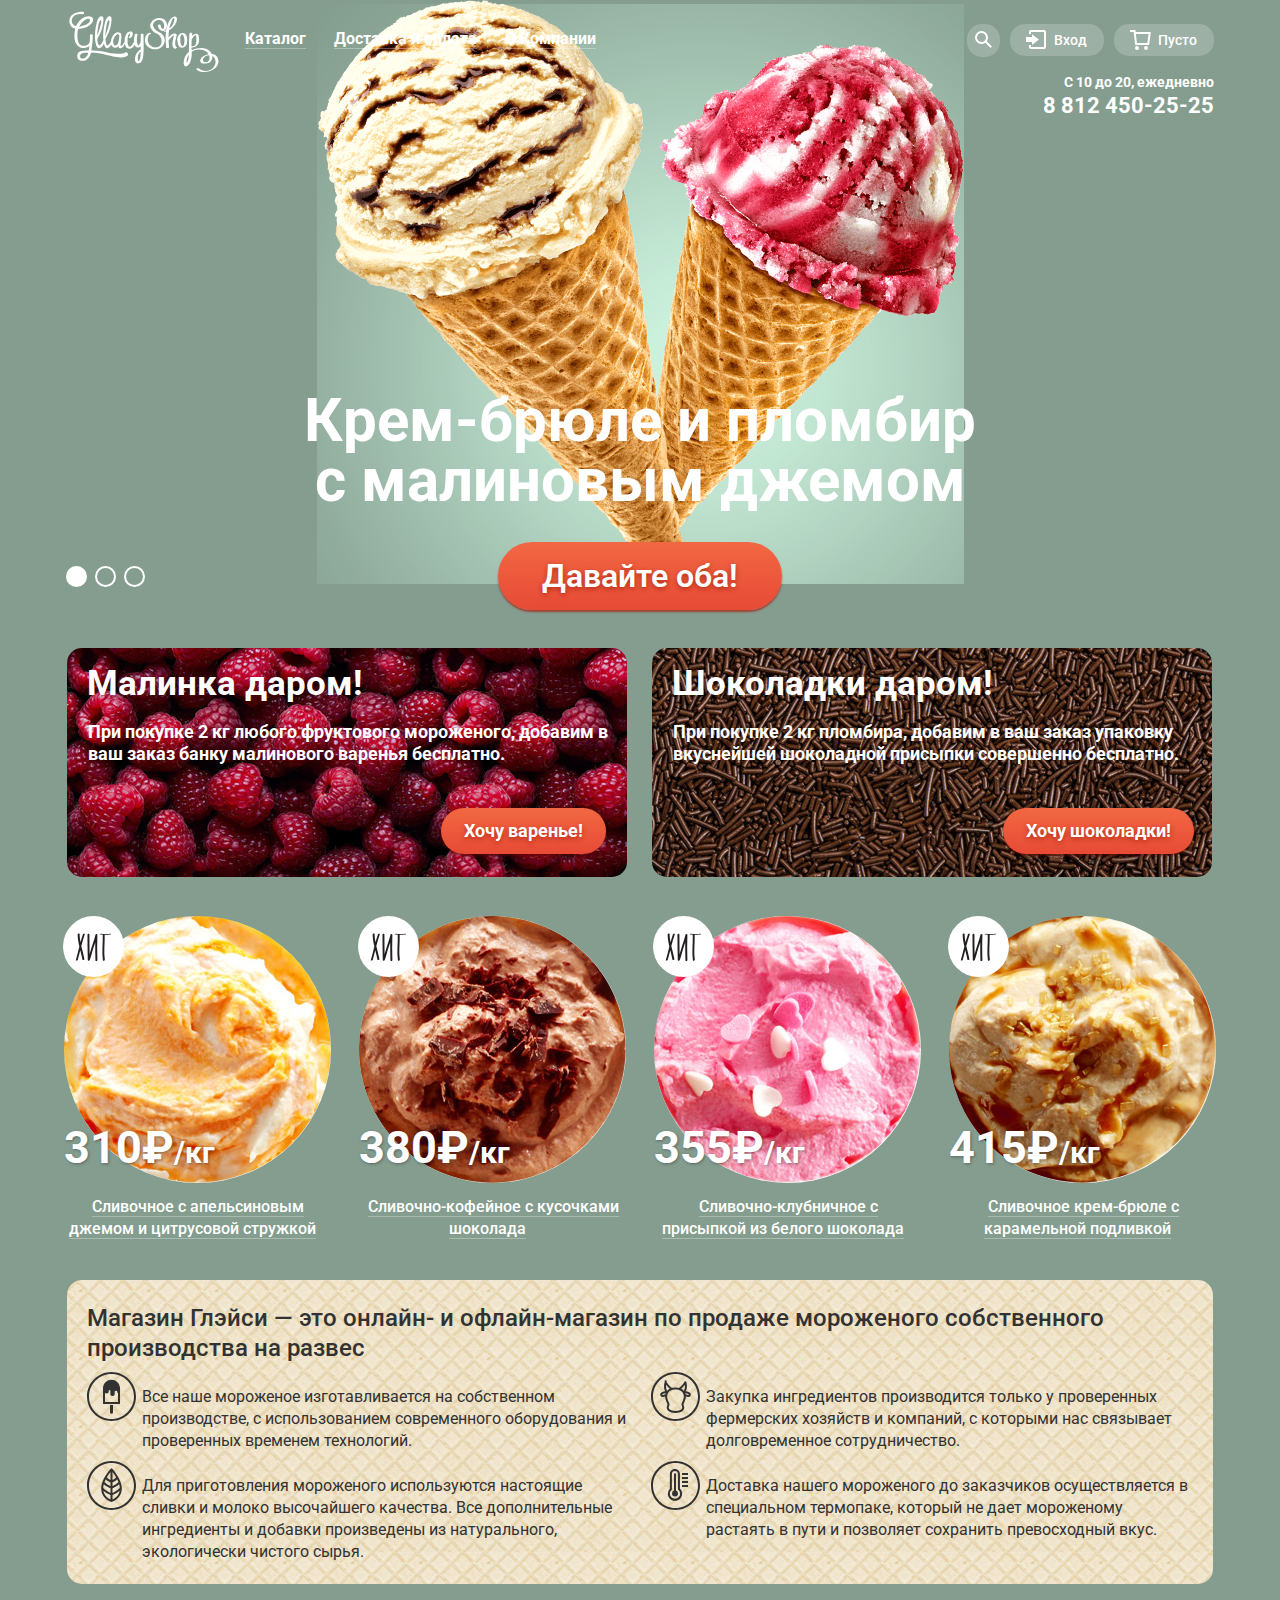
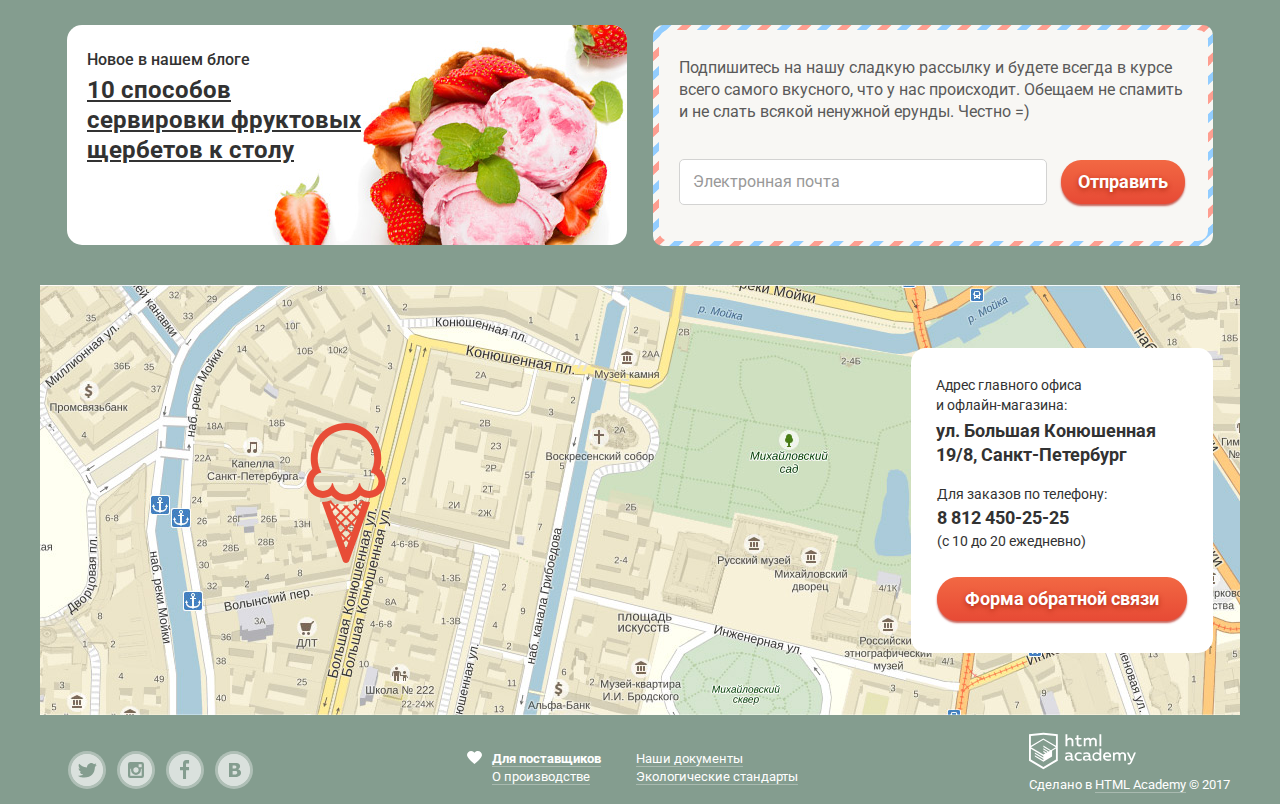
<file: index.html>
<!DOCTYPE html>
<html lang="ru">
<head>
    <meta charset="utf-8">
    <title>HTML Academy: Глейси</title>
    <link href="https://fonts.googleapis.com/css?family=Roboto:400,500,700&amp;subset=cyrillic" rel="stylesheet" type="text/css">
    <link href="css/normalize.css" rel="stylesheet">
    <link href="css/style.css" rel="stylesheet">
</head>
<body>
    <input class="visually-hidden" type="radio" id="product-1" name="toggle" checked>
    <input class="visually-hidden" type="radio" id="product-2" name="toggle">
    <input class="visually-hidden" type="radio" id="product-3" name="toggle">
    <div class="site-wrapper">
        <div class="container">
            <header class="main-header">
                <div class="main-header-wrap">
                    <nav class="main-navigation" aria-label="Главная навигация">
                        <a class="main-header-logo">
                            <img src="img/svg/logo.svg" width="154" height="62" alt="Логотип магазина «Глейси»">
                        </a>
                        <ul class="site-navigation">
                            <li class="nav-main-item">
                                <a class="nav-main-link" href="catalog.html">Каталог</a>
                                <ul class="navigation-popup" aria-label="Категории каталога подменю">
                                    <li class="popup-item first-item"><a class="new-item" href="#">Новинки</a></li>
                                    <li class="popup-item"><a href="catalog.html">Сливочное</a></li>
                                    <li class="popup-item"><a href="#">Щербеты</a></li>
                                    <li class="popup-item"><a href="#">Фруктовый лед</a></li>
                                    <li class="popup-item last-popup-item"><a href="#">Мелорин</a></li>
                                </ul>
                            </li>
                            <li class="nav-main-item"><a class="nav-main-link" href="#">Доставка и оплата</a></li>
                            <li class="nav-main-item"><a class="nav-main-link" href="#">О Компании</a></li>
                        </ul>
                        <ul class="nav-btn-list">
                            <li class="btn-item  base-btn search-item">
                                <button class="search-btn nav-btn"><span class="visually-hidden">Поиск</span>
                                    <svg class="symbol-svg" xmlns="http://www.w3.org/2000/svg" xmlns:xlink="http://www.w3.org/1999/xlink"
                                        width="17" height="17" viewBox="0 0 17 17">
                                        <path fill="#fff" d="M16.958 15.527L11.75 10.32A6.455 6.455 0 0 0 13 6.5 6.5 6.5 0 1 0 6.5 13a6.465 6.465 0 0 0 3.839-1.263l5.205 5.204 1.414-1.414zM6.5 11C4.019 11 2 8.981 2 6.5S4.019 2 6.5 2 11 4.019 11 6.5 8.981 11 6.5 11z" /></svg>
                                </button>
                                <div class="search-wrap">
                                    <form class="search-btn-popup" name="search-form" id="search" action="https://echo.htmlacademy.ru"
                                        method="get">
                                        <label for="what-search" class="visually-hidden">Что ищем?</label>
                                        <input class="search-input" type="search" name="input-searh" id="what-search" placeholder="Что ищем?"><button
                                            class="visually-hidden" type="submit">Найти</button>
                                    </form>
                                </div>
                            </li>
                            <li class="btn-item base-btn login-item">
                                <a class="nav-login-link nav-btn" href="#">Вход
                                    <svg class="symbol-svg login-svg" xmlns="http://www.w3.org/2000/svg" xmlns:xlink="http://www.w3.org/1999/xlink"
                                        width="21" height="19" viewBox="0 0 21 19">
                                        <g fill="#ffffff">
                                            <path d="M6 14.875L12.917 9.5 6 4.125v2.917H-.042v4.917H6z" />
                                            <path d="M18 0H5C3.9 0 3 .9 3 2v2h2V2h13v15H5v-2H3v2c0 1.1.9 2 2 2h13c1.1 0 2-.9 2-2V2c0-1.1-.9-2-2-2z" />
                                        </g>
                                    </svg>
                                </a>
                                <div class="login-btn-popup-wrap">
                                    <form class="login-btn-popup" name="login-form" id="login" action="https://echo.htmlacademy.ru"
                                        method="post">
                                        <label for="email" class="visually-hidden">Электронная почта</label>
                                        <input class="login-input" type="email" name="email" id="email" placeholder="Электронная почта" required>
                                        <label for="pass" class="visually-hidden">Пароль</label>
                                        <input class="login-input" type="password" name="password" id="pass" placeholder="Пароль" required>
                                        <button class="btn btn-login" type="submit">Войти</button>
                                        <div class="bottom-link-wrap">
                                            <a class="login-link" href="#"><span class="login-link-content">Забыли пароль?</span></a>
                                            <a class="login-link" href="#"><span class="login-link-content">Новая регистрация</span></a>
                                        </div>
                                    </form>
                                </div>
                            </li>
                            <li class="btn-item  base-btn basket-item basket-empty"><a class="basket-link empty-basket nav-btn" href="#">Пусто
                                    <svg class="symbol-svg" xmlns="http://www.w3.org/2000/svg" width="21" height="20" viewBox="0 0 21 20"><g fill="#FFF">
                                    <path d="M5.657 2.031L5.422 0H0v2h3.64l1.5 13h13.988l1.699-12.969H5.657zM17.372 13H6.922L5.888 4.031h12.66L17.372 13z"/>
                                    <circle cx="6.984" cy="18" r="2"/>
                                    <circle cx="15.984" cy="18" r="2"/></g></svg>
                                </a>
                            </li>
                        </ul>
                    </nav>
                </div>
                <div class="header-phone" aria-label="Время работы и телефон">
                    <p class="work-hour">С 10 до 20, ежедневно</p>
                    <p class="header-phone-number"><a href="tel:88124502525">8 812 450-25-25</a></p>
                </div>
            </header>
            <main>
                <div class="container">
                    <section class="slider-section">
                        <h1 class="visually-hidden">Магазин мороженого «Глейси»</h1>
                        <h2 class="visually-hidden">Предложение</h2>
                        <div class="slide-offer">
                            <ul class="slider-list">
                                <li class="slider-item slide" id="slide1">
                                    <h3 class="slide-title">
                                        Крем-брюле и пломбир с малиновым джемом
                                    </h3>
                                    <a class="btn btn-slider" href="#">Давайте оба!</a>
                                </li>
                                <li class="slider-item slide" id="slide2">
                                    <h3 class="slide-title">
                                        Шоколадный пломбир и лимонный сорбет
                                    </h3>
                                    <a class="btn btn-slider" href="#">Давайте оба!</a>
                                </li>
                                <li class="slider-item slide" id="slide3">
                                    <h3 class="slide-title">
                                        Пломбир с помадкой и клубничный щербет
                                    </h3>
                                    <a class="btn btn-slider" href="#">Давайте оба!</a>
                                </li>
                            </ul>
                            <div class="slider-controls" aria-label="Кнопки перекличения слайдеров">
                                <label for="product-1">Первый слайд</label>
                                <label for="product-2">Второй слайд</label>
                                <label for="product-3">Третий слайд</label>
                            </div>
                        </div>
                    </section>
                    <section class="promo">
                        <h2 class="visually-hidden">Акции</h2>
                        <div class="raspberry-offer">
                            <h3 class="title-offer">Малинка даром!</h3>
                            <p>При покупке 2 кг любого фруктового мороженого, добавим в ваш заказ банку малинового
                                варенья бесплатно.</p>
                            <a href="#" class="btn btn-offer-raspberry">Хочу варенье!</a>
                        </div>
                        <div class="chocolate-offer">
                            <h3 class="title-offer">Шоколадки даром!</h3>
                            <p>При покупке 2 кг пломбира, добавим в ваш заказ упаковку вкуснейшей шоколадной присыпки
                                совершенно бесплатно.</p>
                            <a href="#" class="btn btn-offer-chocolate">Хочу шоколадки!</a>
                        </div>
                    </section>
                    <section class="best-sellers">
                        <h2 class="visually-hidden">Хиты продаж</h2>
                        <ul class="best-sellers-list">
                            <li class="catalog-item best-item">
                                <img src="img/goods/ice-cream-1.jpg" width="267" height="267" alt="Мороженое сливочное с апельсиновым джемом и цитрусовой стружкой фото">
                                <p class="catalog-item-price best-item-price">310₽<span class="weight">/кг</span></p>
                                <h3 class="catalog-item-title"><a href="#">Сливочное с апельсиновым джемом и цитрусовой
                                        стружкой</a></h3>
                                <a href="#" class="btn item-btn">Быстрый просмотр</a>
                            </li>
                            <li class="catalog-item best-item">
                                <img src="img/goods/ice-cream-2.jpg" width="267" height="267" alt="Мороженое сливочно-кофейное с кусочками шоколада фото">
                                <p class="catalog-item-price best-item-price">380₽<span class="weight">/кг</span></p>
                                <h3 class="catalog-item-title"><a href="#">Сливочно-кофейное с кусочками шоколада</a></h3>
                                <a href="#" class="btn item-btn">Быстрый просмотр</a>
                            </li>
                            <li class="catalog-item best-item">
                                <img src="img/goods/ice-cream-3.jpg" width="267" height="267" alt="Мороженое сливочно-клубничное с присыпкой из белого шоколада фото">
                                <p class="catalog-item-price best-item-price">355₽<span class="weight">/кг</span></p>
                                <h3 class="catalog-item-title"><a href="#">Сливочно-клубничное с присыпкой из белого
                                        шоколада</a></h3>
                                <a href="#" class="btn item-btn">Быстрый просмотр</a>
                            </li>
                            <li class="catalog-item best-item">
                                <img src="img/goods/ice-cream-4.jpg" width="267" height="267" alt="Мороженое сливочное крем-брюле с карамельной подливкой фото">
                                <p class="catalog-item-price best-item-price">415₽<span class="weight">/кг</span></p>
                                <h3 class="catalog-item-title"><a href="#">Сливочное крем-брюле с карамельной подливкой</a></h3>
                                <a href="#" class="btn item-btn">Быстрый просмотр</a>
                            </li>
                        </ul>
                    </section>
                    <section class="features">
                        <h2 class="visually-hidden">Преимущества</h2>
                        <p class="slogan">Магазин Глэйси — это онлайн- и офлайн-магазин по продаже мороженого
                            собственного производства на развес</p>
                        <ul class="features-list">
                            <li class="feature-item feature-item-make">
                                Все наше мороженое изготавливается на собственном
                                производстве, с использованием современного оборудования и проверенных временем
                                технологий.
                            </li>
                            <li class="feature-item feature-item-suppliers">
                                Закупка ингредиентов производится только у проверенных
                                фермерских хозяйств и компаний, с которыми нас связывает долговременное
                                сотрудничество.
                            </li>
                            <li class="feature-item feature-item-consist">
                                Для приготовления мороженого используются настоящие
                                сливки и молоко высочайшего качества.
                                Все дополнительные ингредиенты и добавки произведены из натурального, экологически
                                чистого сырья.
                            </li>
                            <li class="feature-item feature-item-delivery">
                                Доставка нашего мороженого до заказчиков
                                осуществляется в специальном термопаке,
                                который не дает мороженому растаять в пути и позволяет
                                сохранить превосходный вкус.
                            </li>
                        </ul>
                    </section>
                    <div class=fellowship>
                        <article class="news-blog">
                            <h2>Новое в нашем блоге</h2>
                            <a href="#" class="blog-title">10 способов сервировки фруктовых щербетов к столу</a>
                        </article>
                        <section class="subscribe subscribe-border">
                            <h2 class="visually-hidden">Подписка на рассылку</h2>
                            <div class="subscribe-wrap">
                                <p>Подпишитесь на нашу сладкую рассылку и будете всегда в курсе всего самого вкусного,
                                    что у нас происходит. Обещаем не спамить и не слать всякой ненужной ерунды. Честно
                                    =)
                                </p>
                                <label for="sub-email" class="visually-hidden">Электронная почта</label>
                                <input class="subscribe-input" type="email" name="sub-email" id="sub-email" placeholder="Электронная почта">
                                <button class="btn btn-subscribe" type="submit">Отправить</button>
                            </div>
                        </section>
                    </div>
                    <section class="contacts">
                        <h2 class="visually-hidden">Как нас найти?</h2>

                        <div class="map-block">
                            <iframe src="https://yandex.ru/map-widget/v1/?um=constructor%3A7e6cddded24faa947d4e8594cb6f7007dad240636f490b9b7ef140cf07811036&amp;source=constructor" width="1200" height="430"></iframe>
                            <img class="map" src="img/map.jpg" alt="ул. Большая Конюшенная 19/8, Санкт-Петербург"
                                width="1200" height="430">
                            <img class="map-pin" src="img/svg/pin.svg" width="80" height="140" alt="Указатель в виде мороженого">
                            <div class="contacts-info">
                                <p class="our-adress">
                                    <span class="contacts-discription">Адрес главного офиса и офлайн-магазина:</span>
                                    <span class="contacts-main-info">ул. Большая Конюшенная 19/8, Санкт-Петербург</span>
                                </p>
                                <p class="our-tel">
                                    <span class="contacts-title">Для заказов по телефону:</span>
                                    <a class="contacts-tel" href="tel:+78124502525">8 812 450-25-25</a>
                                    <span class="contacts-discription">(с 10 до 20 ежедневно)</span>
                                </p>
                                <a href="feed-back-form.html" class="btn btn-feed-back">Форма обратной связи</a>
                            </div>
                        </div>
                    </section>
                    <section class="feed-back  feed-back-overlay">
                        <h3 class="visually-hidden">Форма обратной связи</h3>
                        <div class="feed-back-popup">
                            <button class="popup-close"><span class="visually-hidden">Закрыть</span></button>
                            <h3 class="feed-back-title">Мы обязательно вам ответим!</h3>
                            <form name="feed-back-form" id="back" action="https://echo.htmlacademy.ru" method="post">
                                <label for="name" class="visually-hidden">Имя</label>
                                <input class="feed-back-input" type="text" name="name" id="name" placeholder="Как вас зовут?">
                                <label for="email-feed-back-id" class="visually-hidden">Ваша почта для ответа?</label>
                                <input class="feed-back-input" type="email" name="email-feed-back" id="email-feed-back-id" placeholder="Ваша почта для ответа?">
                                <label for="text-feed" class="visually-hidden">Поле для сообщения</label>
                                <textarea class="feed-back-input" name="text-feed-back" id="text-feed" placeholder="Напишите что-нибудь"></textarea>
                                <button class="btn btn-feed-submit" type="submit">Отправить</button>
                            </form>
                        </div>
                    </section>
                </div>
            </main>
            <footer class="main-footer">
                <div class="footer-social">
                    <ul class="social-list" aria-label="Наши группы в социальных сетях">
                        <li class="social-btn-item"><a class="social-btn btn-tw" href="#" aria-label="Группа магазина Глейси в Твиттер"></a></li>
                        <li class="social-btn-item"><a class="social-btn btn-inst" href="#" aria-label="Группа магазина Глейси в Инстаграм"></a></li>
                        <li class="social-btn-item"><a class="social-btn btn-fb" href="#" aria-label="Группа магазина Глейси в Фейсбук"></a></li>
                        <li class="social-btn-item"><a class="social-btn btn-vk" href="#" aria-label="Группа магазина Глейси в Вконтакте"></a></li>
                    </ul>
                </div>
                <div class="about-us" aria-label="Иная информация о нас">
                    <ul class="about-us-list">
                        <li class="us-item partners"><a href="#">Для поставщиков</a></li>
                        <li class="us-item"><a href=" #">Наши документы</a></li>
                        <li class="us-item"><a href="#">О производстве</a></li>
                        <li class="us-item"><a href=" #">Экологические стандарты</a></li>
                    </ul>
                </div>
                <div class="footer-copyright">
                    <a class="logo-creators" href="https://htmlacademy.ru/intensive/htmlcss">
                        <img src="img/svg/logo-htmlacademy.svg" width="107" height="38" alt="Логотип HTML Academy"
                            aria-label="Профессиональный онлайн‑курс HTML и CSS, уровень 1"></a>
                    <p>Сделано в <a class="link-creators" href="https://htmlacademy.ru/intensive/htmlcss" aria-label="Профессиональный онлайн‑курс HTML и CSS, уровень 1">HTML
                            Academy</a> &#169; 2017</p>
                </div>
            </footer>
        </div>
    </div>
    <script src="js/main.min.js"></script>
</body>

</html>
</file>
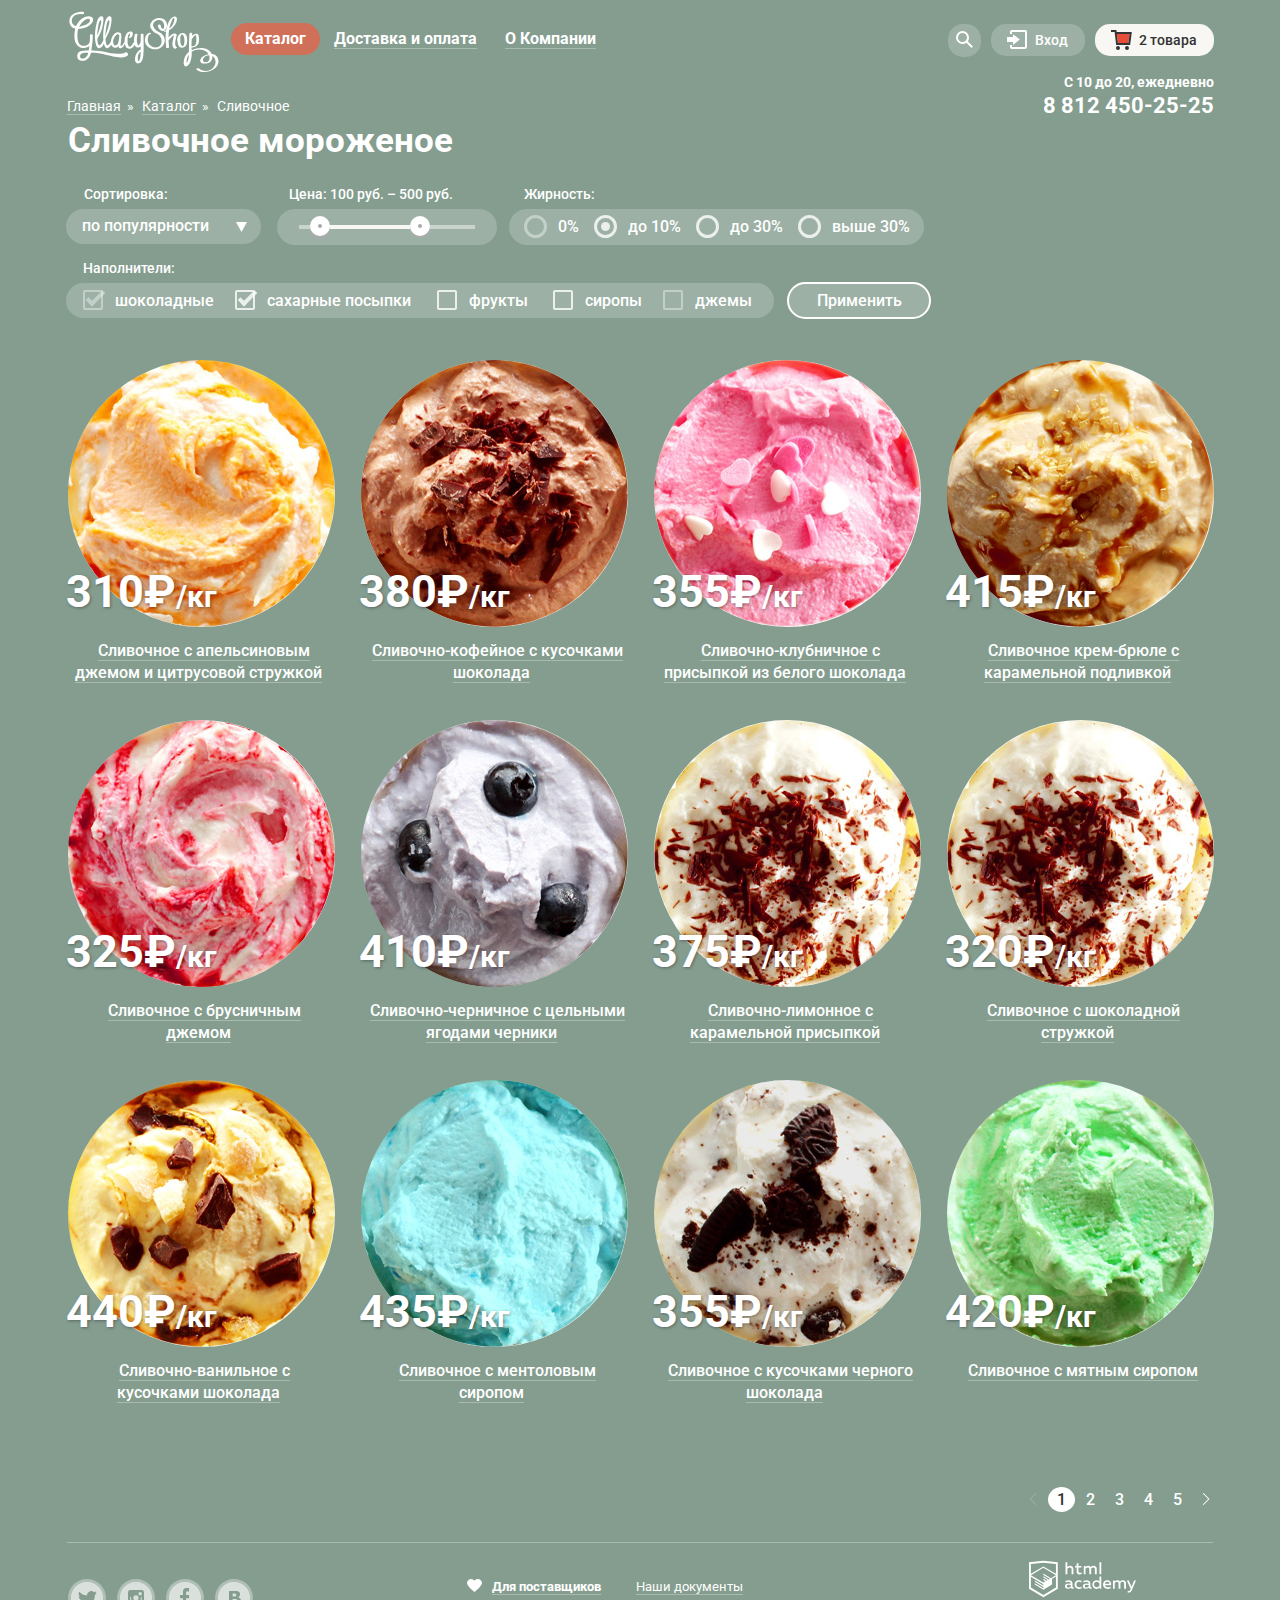
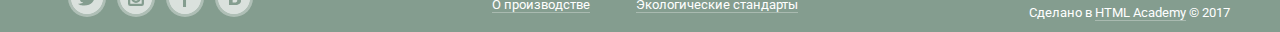
<file: catalog.html>
<!DOCTYPE html>
<html lang="ru">
<head>
    <meta charset="utf-8">
    <title>HTML Academy: Глейси</title>
    <link href="https://fonts.googleapis.com/css?family=Roboto:400,500,700&amp;subset=cyrillic" rel="stylesheet" type="text/css">
    <link href="css/normalize.css" rel="stylesheet">
    <link rel="stylesheet" href="css/style.css">
</head>
<body>
    <div class="container">
        <header class="main-header">
            <div class="main-header-wrap">
                <nav class="main-navigation" aria-label="Главная навигация">
                    <a class="main-header-logo" href="index.html">
                        <img src="img/svg/logo.svg" width="154" height="62" alt="Логотип магазина «Глейси»">
                    </a>
                    <ul class="site-navigation">
                        <li class="nav-main-item">
                            <a class="nav-main-link active-item " href="catalog.html">Каталог</a>
                            <ul class="navigation-popup" aria-label="Категории каталога подменю">
                                <li class="popup-item first-item"><a class="new-item" href="#">Новинки</a></li>
                                <li class="popup-item popup-item-active"><a>Сливочное</a></li>
                                <li class="popup-item"><a href="#">Щербеты</a></li>
                                <li class="popup-item"><a href="#">Фруктовый лед</a></li>
                                <li class="popup-item last-popup-item"><a href="#">Мелорин</a></li>
                            </ul>
                        </li>
                        <li class="nav-main-item"><a class="nav-main-link" href="#">Доставка и оплата </a></li>
                        <li class="nav-main-item"><a class="nav-main-link" href="#">О Компании</a></li>
                    </ul>
                    <ul class="nav-btn-list">
                        <li class="btn-item  base-btn search-item">
                            <button class="search-btn nav-btn"><span class="visually-hidden">Поиск</span>
                                <svg class="symbol-svg"  xmlns="http://www.w3.org/2000/svg" xmlns:xlink="http://www.w3.org/1999/xlink"
                                    width="17" height="17" viewBox="0 0 17 17">
                                    <path fill="#fff" d="M16.958 15.527L11.75 10.32A6.455 6.455 0 0 0 13 6.5 6.5 6.5 0 1 0 6.5 13a6.465 6.465 0 0 0 3.839-1.263l5.205 5.204 1.414-1.414zM6.5 11C4.019 11 2 8.981 2 6.5S4.019 2 6.5 2 11 4.019 11 6.5 8.981 11 6.5 11z" /></svg>
                            </button>
                            <div class="search-wrap">
                                <form class="search-btn-popup" name="search-form" id="search" action="https://echo.htmlacademy.ru"
                                    method="get">
                                    <label for="what-search" class="visually-hidden">Что ищем?</label>
                                    <input class="search-input" type="search" name="input-searh" id="what-search"
                                        placeholder="Что ищем?"><button class="visually-hidden" type="submit">Найти</button>
                                </form>
                            </div>
                        </li>
                        <li class="btn-item  base-btn login-item">
                            <a class="nav-login-link nav-btn" href="#">Вход
                                <svg class="symbol-svg login-svg" xmlns="http://www.w3.org/2000/svg" xmlns:xlink="http://www.w3.org/1999/xlink"
                                    width="21" height="19" viewBox="0 0 21 19">
                                    <g fill="#ffffff">
                                        <path d="M6 14.875L12.917 9.5 6 4.125v2.917H-.042v4.917H6z" />
                                        <path d="M18 0H5C3.9 0 3 .9 3 2v2h2V2h13v15H5v-2H3v2c0 1.1.9 2 2 2h13c1.1 0 2-.9 2-2V2c0-1.1-.9-2-2-2z" />
                                    </g>
                                </svg>
                            </a>
                            <div class="login-btn-popup-wrap">
                                <form class="login-btn-popup" name="login-form" id="login" action="https://echo.htmlacademy.ru"
                                    method="post">
                                    <label for="email" class="visually-hidden">Электронная почта</label>
                                    <input class="login-input" type="email" name="email" id="email" placeholder="Электронная почта"
                                        required>
                                    <label for="pass" class="visually-hidden">Пароль</label>
                                    <input class="login-input" type="password" name="password" id="pass" placeholder="Пароль"
                                        required>
                                    <button class="btn btn-login" type="submit">Войти</button>
                                    <div class="bottom-link-wrap">
                                        <a class="login-link" href="#"><span class="login-link-content">Забыли пароль?</span></a>
                                        <a class="login-link" href="#"><span class="login-link-content">Новая регистрация</span></a>
                                    </div>
                                </form>
                            </div>
                        </li>
                        <li class="btn-item btn-backet"><a class="nav-btn basket-link basket-not-empty">2 товара
                                <svg xmlns="http://www.w3.org/2000/svg" width="21" height="20" viewBox="0 0 21 20">
                                    <path fill="#E84D37" d="M5.888 4.031L6.922 13h10.45l1.176-8.969z" />
                                    <circle fill="#343434" cx="6.984" cy="18" r="2" />
                                    <circle fill="#343434" cx="15.984" cy="18" r="2" />
                                    <path fill="#343434" d="M5.657 2.031L5.422 0H0v2h3.64l1.5 13h13.988l1.699-12.969H5.657zM17.372 13H6.922L5.888 4.031h12.66L17.372 13z" /></svg>
                            </a>
                            <div class="basket-btn-popup">
                                <table class="basket-table">
                                    <caption class="visually-hidden">Товары в корзине</caption>
                                    <tr>
                                        <td class="basket-delete-1"><button class="basket-remove-btn1"><span class="visually-hidden">Удалить</span></button></td>
                                        <td class="basket-foto-1"><img src="img/icon-ice-cream-1.png" width="33" height="33"
                                                alt="Мороженое пломбир с апельсиновым джемом фото"></td>
                                        <td class="item-backet-1">Пломбир с апельсиновым джемом</td>
                                        <td class="basket-account-price1">1,5 кг х <span>200 руб.</span></td>
                                        <td class="basket-price1">300 руб.</td>
                                    </tr>
                                    <tr>
                                        <td class="basket-delete-2"><button class="basket-remove-btn2"><span class="visually-hidden">Удалить</span></button></td>
                                        <td class="basket-foto-2"><img src="img/icon-ice-cream-2.png" width="33" height="33"
                                                alt="Мороженое клубничный пломбир с присыпкой из белого шоколада фото">
                                        <td class="item-backet-2">Клубничный пломбир с присыпкой из белого шоколада</td>
                                        <td class="basket-account-price2"> 1,5 кг х <span>300 руб.</span></td>
                                        <td class="basket-price2">450 руб.</td>
                                    </tr>
                                    <tr>
                                        <td class="basket-total" colspan="5">Итого 750 руб.</td>
                                    </tr>
                                    <tr>
                                        <td class="order-btn-wrap" colspan="5"><a href="#" class="btn order-btn">Оформить
                                                заказ</a></td>
                                    </tr>

                                </table>
                            </div>
                        </li>
                    </ul>
                </nav>
            </div>
            <div class="header-phone" aria-label="Время работы и телефон">
                <p class="work-hour">С 10 до 20, ежедневно</p>
                <p class="header-phone-number"><a href="tel:88124502525">8 812 450-25-25</a></p>
            </div>
        </header>
    </div>
    <main>
        <section class="container">
            <ul class="breadcrumbs" aria-label="Дополнительная навигация">
                <li class="breadcrumbs-item"><a href="index.html" class="breadcrumbs-title">Главная</a></li>
                <li class="breadcrumbs-item"><a href="catalog.html" class="breadcrumbs-title">Каталог</a></li>
                <li class="breadcrumbs-item breadcrumbs-current">Сливочное</li>
            </ul>
            <h1 class="page-title">Сливочное мороженое</h1>
            <section class="filters">
                <h2 class="visually-hidden">Фильтр товаров</h2>
                <form name="filter" id="filter-id" action="https://echo.htmlacademy.ru" method="post">
                    <div class="filters-col-1">
                        <fieldset class="sort-fieldset">
                            <legend class="legend-sort">Сортировка:</legend>
                            <select class="background-field sorting-form " name="filter-kind" id="kind">
                                <option value="filter-pop">по популярности</option>
                                <option value="filter-сheap">сначала недорогие</option>
                                <option value="filter-pricey">сначала дорогие</option>
                                <option value="filter-fat">по жирности</option>
                            </select>
                        </fieldset>
                        <fieldset class="price-fieldset">
                            <legend class="legend-price">Цена: 100 руб. – 500 руб.</legend>
                            <div class="background-field range-controls">
                                <div class="range-scale">
                                    <div class="range-bar"></div>
                                </div>
                                <div class="rage-toggle toggle-min"></div>
                                <div class="rage-toggle toggle-max"></div>
                            </div>
                        </fieldset>
                        <fieldset class="fat-fieldset">
                            <legend class="legend-fat">Жирность:</legend>
                            <ul class="background-field fat-list">
                                <li class="fat-option">
                                    <input class="visually-hidden input-radio" type="radio" name="option-fat" id="fat-0" value="fat0" disabled>
                                    <label for="fat-0">0%</label>
                                </li>
                                <li class="fat-option">
                                    <input class="visually-hidden input-radio" type="radio" name="option-fat" id="fatless-10" value="fat10" checked>
                                    <label for="fatless-10">до 10%</label>
                                </li>
                                <li class="fat-option"><input class="visually-hidden input-radio" type="radio" name="option-fat" id="fatless-30" value="fatlless30">
                                    <label for="fatless-30">до 30%</label>
                                </li>
                                <li class="fat-option">
                                    <input class="visually-hidden input-radio" type="radio" name="option-fat" id="fatmore-30" value="fatmore30">
                                    <label for="fatmore-30">выше 30%</label>
                                </li>
                            </ul>
                        </fieldset>
                    </div>
                    <div class="filters-col-2">
                        <fieldset class="fill-fieldset">
                            <legend class="legend-fill">Наполнители:</legend>
                            <ul class="background-field filler-list">
                                <li class="fill-option fill-1">
                                    <input class="visually-hidden input-checkbox" type="checkbox" name="option-filler" id="choco" value="chocolade" checked disabled >
                                    <label for="choco">шоколадные</label>
                                </li>
                                <li class="fill-option fill-2">
                                    <input class="visually-hidden input-checkbox" type="checkbox" name="option-filler" id="filler-sugar" value="sugar" checked>
                                    <label for="filler-sugar">сахарные посыпки</label>

                                </li>
                                <li class="fill-option fill-3">
                                    <input class="visually-hidden input-checkbox" type="checkbox" name="option-filler"
                                        id="filler-fruit">
                                    <label for="filler-fruit">фрукты</label>
                                </li>
                                <li class="fill-option fill-4">
                                    <input class="visually-hidden input-checkbox" type="checkbox" name="option-filler" id="filler-sirup" value="sirup">
                                    <label for="filler-sirup">сиропы</label>

                                </li>
                                <li class="fill-option fill-5">
                                    <input class="visually-hidden input-checkbox" type="checkbox" name="option-filler"  id="filler-jam" value="jam" disabled>
                                    <label for="filler-jam">джемы</label>
                                </li>
                            </ul>
                        </fieldset>
                        <button class="btn-filter">Применить</button>
                    </div>
                </form>
            </section>
            <section class="catalog">
                <h2 class="visually-hidden">Список видов сливочного мороженного</h2>
                <div class="catalog-wrap">
                    <ul class="catalog-list">
                        <li class="catalog-item">
                            <img src="img/goods/ice-cream-1.jpg" width="267" height="267" alt="Мороженое сливочное с апельсиновым джемом и цитрусовой стружкой фото">
                            <p class="catalog-item-price">310₽<span class="weight">/кг</span></p>
                            <h3 class="catalog-item-title"><a href="#">Сливочное с апельсиновым джемом и цитрусовой
                                    стружкой</a></h3>
                            <a href="#" class="btn item-btn">Быстрый просмотр</a>
                        </li>
                        <li class="catalog-item">
                            <img src="img/goods/ice-cream-2.jpg" width="267" height="267" alt="Мороженое сливочно-кофейное с кусочками шоколада фото">
                            <p class="catalog-item-price">380₽<span class="weight">/кг</span></p>
                            <h3 class="catalog-item-title"><a href="#">Сливочно-кофейное с кусочками шоколада</a></h3>
                            <a href="#" class="btn item-btn">Быстрый просмотр</a>
                        </li>
                        <li class="catalog-item">
                            <img src="img/goods/ice-cream-3.jpg" width="267" height="267" alt="Мороженое сливочно-клубничное с присыпкой из белого шоколада фото">
                            <p class="catalog-item-price">355₽<span class="weight">/кг</span></p>
                            <h3 class="catalog-item-title"><a href="#">Сливочно-клубничное с присыпкой из белого
                                    шоколада</a></h3>
                            <a href="#" class="btn item-btn">Быстрый просмотр</a>
                        </li>
                        <li class="catalog-item">
                            <img src="img/goods/ice-cream-4.jpg" width="267" height="267" alt="Мороженое сливочное крем-брюле с карамельной подливкой фото">
                            <p class="catalog-item-price">415₽<span class="weight">/кг</span></p>
                            <h3 class="catalog-item-title"><a href="#">Сливочное крем-брюле с карамельной подливкой</a></h3>
                            <a href="#" class="btn item-btn">Быстрый просмотр</a>
                        </li>
                        <li class="catalog-item">
                            <img src="img/goods/ice-cream-5.jpg" width="267" height="267" alt="Мороженое сливочное с брусничным джемом фото">
                            <p class="catalog-item-price">325₽<span class="weight">/кг</span></p>
                            <h3 class="catalog-item-title"><a href="#">Сливочное с брусничным джемом</a></h3>
                            <a href="#" class="btn item-btn">Быстрый просмотр</a>
                        </li>
                        <li class="catalog-item">
                            <img src="img/goods/ice-cream-6.jpg" width="267" height="267" alt="Мороженое сливочно-черничное с цельными ягодами черники фото">
                            <p class="catalog-item-price">410₽<span class="weight">/кг</span></p>
                            <h3 class="catalog-item-title"><a href="#">Сливочно-черничное с цельными ягодами черники</a></h3>
                            <a href="#" class="btn item-btn">Быстрый просмотр</a>
                        </li>
                        <li class="catalog-item">
                            <img src="img/goods/ice-cream-7.jpg" width="267" height="267" alt="Мороженое сливочно-лимонное с карамельной присыпкой фото">
                            <p class="catalog-item-price">375₽<span class="weight">/кг</span></p>
                            <h3 class="catalog-item-title"><a href="#">Сливочно-лимонное с карамельной присыпкой</a></h3>
                            <a href="#" class="btn item-btn">Быстрый просмотр</a>
                        </li>
                        <li class="catalog-item">
                            <img src="img/goods/ice-cream-8.jpg" width="267" height="267" alt="Мороженое сливочное с шоколадной стружкой фото">
                            <p class="catalog-item-price">320₽<span class="weight">/кг</span></p>
                            <h3 class="catalog-item-title"><a href="#">Сливочное с шоколадной стружкой</a></h3>
                            <a href="#" class="btn item-btn">Быстрый просмотр</a>
                        </li>
                        <li class="catalog-item">
                            <img src="img/goods/ice-cream-9.jpg" width="267" height="267" alt="Мороженое сливочно-ванильное с кусочками шоколада фото">
                            <p class="catalog-item-price">440₽<span class="weight">/кг</span></p>
                            <h3 class="catalog-item-title"><a href="#">Сливочно-ванильное с кусочками шоколада</a></h3>
                            <a href="#" class="btn item-btn">Быстрый просмотр</a>
                        </li>
                        <li class="catalog-item">
                            <img src="img/goods/ice-cream-10.jpg" width="267" height="267" alt="Мороженое сливочноe с ментоловым сиропом фото">
                            <p class="catalog-item-price">435₽<span class="weight">/кг</span></p>
                            <h3 class="catalog-item-title"><a href="#">Сливочноe с ментоловым сиропом</a></h3>
                            <a href="#" class="btn item-btn item-btn">Быстрый просмотр</a>
                        </li>
                        <li class="catalog-item">
                            <img src="img/goods/ice-cream-11.jpg" width="267" height="267" alt="Мороженое сливочное с кусочками черного шоколада фото">
                            <p class="catalog-item-price">355₽<span class="weight">/кг</span></p>
                            <h3 class="catalog-item-title"><a href="#">Сливочное с кусочками черного шоколада</a></h3>
                            <a href="#" class="btn item-btn">Быстрый просмотр</a>
                        </li>
                        <li class="catalog-item">
                            <img src="img/goods/ice-cream-12.jpg" width="267" height="267" alt="Мороженое сливочное с мятным сиропом фото">
                            <p class="catalog-item-price">420₽<span class="weight">/кг</span></p>
                            <h3 class="catalog-item-title"><a href="#">Сливочное с мятным сиропом</a></h3>
                            <a href="#" class="btn item-btn">Быстрый просмотр</a>
                        </li>
                    </ul>
                </div>
                <div class="pagination-block">
                    <h2 class="visually-hidden">Переключатель страниц</h2>
                    <ul class="pagination-list" aria-label="Страницы">
                        <li class="pagination-item prev disabled">
                            <a href="#">
                                <svg xmlns="http://www.w3.org/2000/svg" width="8" height="12" viewBox="0 0 8 12">
                                    <path fill="#ffffffff" d="M7.237 5.642L1.73.132c-.2-.197-.52-.197-.717 0s-.198.52 0 .717L6.163 6l-5.15 5.15c-.2.198-.2.52 0 .717.098.1.228.148.357.148.13 0 .26-.05.358-.148l5.51-5.51c.198-.197.198-.517 0-.715z" /></svg>
                                <span class="visually-hidden">Назад</span></a>
                        </li>
                        <li class="pagination-item pagination-item-current"><a>1</a></li>
                        <li class="pagination-item"><a href="#">2</a></li>
                        <li class="pagination-item"><a href="#">3</a></li>
                        <li class="pagination-item"><a href="#">4</a></li>
                        <li class="pagination-item"><a href="#">5</a></li>
                        <li class="pagination-item next">
                            <a href="#">
                                <svg xmlns="http://www.w3.org/2000/svg" width="8" height="12" viewBox="0 0 8 12">
                                    <path fill="#C1C6CE" d="M7.237 5.642L1.73.132c-.2-.197-.52-.197-.717 0s-.198.52 0 .717L6.163 6l-5.15 5.15c-.2.198-.2.52 0 .717.098.1.228.148.357.148.13 0 .26-.05.358-.148l5.51-5.51c.198-.197.198-.517 0-.715z" /></svg>
                                <span class="visually-hidden">Вперед</span></a>
                        </li>
                    </ul>
                </div>
            </section>
        </section>
    </main>
    <div class="container">
        <footer class="main-footer">
            <div class="footer-social">
                <ul class="social-list" aria-label="Наши группы в социальных сетях">
                    <li class="social-btn-item"><a class="social-btn btn-tw" href="#" aria-label="Группа магазина Глейси в Твиттер"></a></li>
                    <li class="social-btn-item"><a class="social-btn btn-inst" href="#" aria-label="Группа магазина Глейси в Инстаграм"></a></li>
                    <li class="social-btn-item"><a class="social-btn btn-fb" href="#" aria-label="Группа магазина Глейси в Фейсбук"></a></li>
                    <li class="social-btn-item"><a class="social-btn btn-vk" href="#" aria-label="Группа магазина Глейси в Вконтакте"></a></li>
                </ul>
            </div>
            <div class="about-us" aria-label="Иная информация о нас">
                <ul class="about-us-list">
                    <li class="us-item partners"><a href="#">Для поставщиков</a></li>
                    <li class="us-item"><a href="#">Наши документы</a></li>
                    <li class="us-item"><a href="#">О производстве</a></li>
                    <li class="us-item"><a href="#">Экологические стандарты</a></li>
                </ul>
            </div>
            <div class="footer-copyright">
                <a class="logo-creators" href="https://htmlacademy.ru/intensive/htmlcss">
                    <img src="img/svg/logo-htmlacademy.svg" width="107" height="38" alt="Логотип HTML Academy"
                        aria-label="Профессиональный онлайн‑курс HTML и CSS, уровень 1"></a>
                <p>Сделано в <a class="link-creators" href="https://htmlacademy.ru/intensive/htmlcss" aria-label="Профессиональный онлайн‑курс HTML и CSS, уровень 1">HTML
                        Academy</a> &#169; 2017</p>
            </div>
        </footer>
    </div>
</body>

</html>
</file>
<file: css/style.css>
body {
    font-family: Roboto, Arial, sans-serif;
    font-size: 16px;
    line-height: 22px;
    font-weight: 400;
    color: #ffffff;
    background-color: #849d8f;
}

.container {
    width: 1200px;
    margin: 0 auto;
}

.visually-hidden {
    position: absolute;
    width: 1px;
    height: 1px;
    margin: -1px;
    border: 0;
    padding: 0;
    white-space: nowrap;
    -webkit-clip-path: inset(100%);
    clip-path: inset(100%);
    clip: rect(0 0 0 0);
    overflow: hidden;
}

a {
    text-decoration: none;
    color: #ffffff;
}

/* ===== Кнопки ===== */

.btn {
    display: inline-block;
    vertical-align: middle;
    padding: 10px 17px;
    border: none;
    color: #fefefe;
    font-weight: 700;
    text-align: center;
    vertical-align: middle;
    font-size: 18px;
    line-height: 24px;
    background-image: -webkit-gradient(linear, left bottom, left top, from(#e74a35), to(#f26843));
    background-image: -webkit-linear-gradient(bottom, #e74a35, #f26843);
    background-image: -o-linear-gradient(bottom, #e74a35, #f26843);
    background-image: linear-gradient(to top, #e74a35, #f26843);
    border-radius: 20px / 50%;
    background-color: #ed593c;
    text-shadow: 0 2px 5px rgba(160, 32, 11, 0.76);
    -webkit-box-shadow: 0 2px 2px 0 rgba(172, 16, 0, 0.64);
    box-shadow: 0 2px 2px 0 rgba(172, 16, 0, 0.64);
    cursor: pointer;
}

.btn:hover,
.btn:focus {
    background: -webkit-gradient(linear, left top, left bottom, from(#f58669), to(#ec6f5e));
    background: -webkit-linear-gradient(top, #f58669 0%, #ec6f5e 100%);
    background: -o-linear-gradient(top, #f58669 0%, #ec6f5e 100%);
    background: linear-gradient(to bottom, #f58669 0%, #ec6f5e 100%);
    -webkit-box-shadow: 0 2px 2px rgba(172, 16, 0, 1);
    box-shadow: 0 2px 2px rgba(172, 16, 0, 1);
}

.btn:active {
    -webkit-box-shadow: inset 0px 2px 2px 0 #942718;
    box-shadow: inset 0px 2px 2px 0 #942718;
    background-image: -webkit-gradient(linear, left top, left bottom, from(#e74a35), to(#f26843)),
        -webkit-gradient(linear, left top, left bottom, from(rgba(0, 0, 0, 0.07)), to(rgba(0, 0, 0, 0.07)));
    background-image: -webkit-linear-gradient(top, #e74a35, #f26843),
        -webkit-linear-gradient(top, rgba(0, 0, 0, 0.07), rgba(0, 0, 0, 0.07));
    background-image: -o-linear-gradient(top, #e74a35, #f26843),
        -o-linear-gradient(top, rgba(0, 0, 0, 0.07), rgba(0, 0, 0, 0.07));
    background-image: linear-gradient(to bottom, #e74a35, #f26843),
        linear-gradient(to bottom, rgba(0, 0, 0, 0.07), rgba(0, 0, 0, 0.07));
}

/*Шапка и попапы в ней*/

.main-navigation {
    display: -webkit-box;
    display: -ms-flexbox;
    display: flex;
    -webkit-box-orient: horizontal;
    -webkit-box-direction: normal;
    -ms-flex-direction: row;
    flex-direction: row;
    -webkit-box-align: center;
    -ms-flex-align: center;
    align-items: center;
}

.main-header {
    min-height: 62px;
}

.main-header-logo img {
    margin-top: 8px;
    margin-right: 10px;
    margin-left: 27px;
    min-width: 154px;
    min-height: 60px;
}

.site-navigation {
    display: -webkit-box;
    display: -ms-flexbox;
    display: flex;
    -webkit-box-pack: start;
    -ms-flex-pack: start;
    justify-content: flex-start;
    -ms-flex-wrap: wrap;
    flex-wrap: wrap;
    min-width: 600px;
    list-style: none;
    padding: 0px;
    margin-top: 23px;
}

.main-header-logo {
    margin-top: -4px;
}

[class$="-list"] {
    list-style: none;
    padding: 0px;
    margin: 0px;
}

.site-navigation .nav-main-item {
    padding-bottom: 13px;
    position: relative;
}

.nav-main-item .nav-main-link {
    padding: 7px 14px;
    display: block;
    font-size: 16px;
    line-height: 18px;
    font-weight: 700;
    text-decoration: none;
}

.nav-main-link::after {
    display: block;
    height: 1px;
    content: "";
    background-color: rgba(255, 255, 255, .3);
}

.nav-main-link:focus-within {
    background-color: #f7f6f3;
    color: #323232;
    border-radius: 25px;
}

.nav-main-item:hover .nav-main-link,
.nav-main-item:focus .nav-main-link {
    background-color: #f7f6f3;
    color: #323232;
    border-radius: 25px;
}


.nav-main-item:focus-within .nav-main-link {
    background-color: #f7f6f3;
    color: #323232;
    border-radius: 25px;
}

.nav-main-link:hover,
.nav-main-link:focus {
    background-color: #f7f6f3;
    color: #323232;
    border-radius: 25px;
}

.nav-main-link:active,
.nav-btn:active {
    -webkit-box-shadow: inset 0px 2px 1px 0 #696969;
    box-shadow: inset 0px 2px 1px 0 #696969;
    color: #323232;
}

.active-item::after {
    display: none;
}

.site-navigation .active-item,
.active-item .nav-main-link {
    background-color: #d07058;
    color: #ffffff;
    border-radius: 25px;
}

.nav-btn-list {
    display: -webkit-box;
    display: -ms-flexbox;
    display: flex;
    -ms-flex-wrap: wrap;
    flex-wrap: wrap;
    -webkit-box-pack: end;
    -ms-flex-pack: end;
    justify-content: flex-end;
    min-width: 393px;
}

.navigation-popup {
    display: none;
    position: absolute;
    -webkit-box-sizing: border-box;
    box-sizing: border-box;
    right: auto;
    padding: 0px 0;
    min-width: 143px;
    z-index: 2;
    top: 38px;
    left: -7px;
    margin: 0px;
    list-style: none;
    -webkit-box-shadow: 0px 20px 20px 0 rgba(0, 0, 0, 0.4);
    box-shadow: 0px 20px 20px 0 rgba(0, 0, 0, 0.4);
    border-radius: 5px;
    -webkit-border-radius: 5px;
    -moz-border-radius: 5px;
    -ms-border-radius: 5px;
    -o-border-radius: 5px;
}

.nav-main-item:hover .navigation-popup,
.nav-main-item:focus .navigation-popup {
    display: block;
}

.nav-main-item:focus-within .navigation-popup {
    display: block;
}

.navigation-popup .popup-item {
    display: block;
    color: #323232;
    background-color: #f8f7f4;

}

.navigation-popup a {
    display: block;
    -webkit-box-sizing: border-box;
    box-sizing: border-box;
    padding: 8px 20px;
    font-size: 14px;
    line-height: 16px;
    list-style: none;
    color: #323232;
    background-color: #f8f7f4;
    font-weight: 400;
    margin: 0;
}

.navigation-popup a:hover,
.navigation-popup a:focus {
    background-color: #fbded7;
    color: #323232;
}

.navigation-popup a:active {
    color: #323232;
    background-color: #f6b5a5;
    -webkit-box-shadow: none;
    box-shadow: none;
}

.navigation-popup .first-item,
.navigation-popup .new-item {
    border-radius: 5px 5px 0px 0;
    -webkit-border-radius: 5px 5px 0px 0;
    -moz-border-radius: 5px 5px 0px 0;
    -ms-border-radius: 5px 5px 0px 0;
    -o-border-radius: 5px 5px 0px 0;
}

.last-popup-item,
.last-popup-item a {
    border-radius: 0px 0px 5px 5px;
    -webkit-border-radius: 0px 0px 5px 5px;
    -moz-border-radius: 0px 0px 5px 5px;
    -ms-border-radius: 0px 0px 5px 5px;
    -o-border-radius: 0px 0px 5px 5px;
}

.navigation-popup .new-item {
    font-weight: 700;
    padding-top: 10px;
    padding-bottom: 12px;
}

.navigation-popup .new-item:after {
    content: "";
    position: absolute;
    top: 37px;
    right: 9px;
    left: 6px;
    height: 1px;
    background-color: rgba(53, 53, 53, 0.2);
}

.popup-item-active {
    color: #ffffff;
    background-color: #d07058;
}

.popup-item-active a {
    color: #ffffff;
    background-color: #d07058;
}

.popup-item-active a:hover,
.popup-item-active a:focus {
    color: #ffffff;
    background-color: #d07058;
}

.last-popup-item a {
    padding: 6px 20px;
    padding-bottom: 12px;
}

/* =============Кнопки навигации===================== */

.nav-btn-list .btn-item {
    position: relative;
    margin-right: 10px;
}

.nav-btn-list .search-item {
    background-color: transparent;
    border-radius: 50%;
    padding-bottom: 4px;
    position: relative;
    -webkit-border-radius: 50%;
    -moz-border-radius: 50%;
    -ms-border-radius: 50%;
    -o-border-radius: 50%;
}

.nav-btn-list .search-btn {
    position: relative;
    min-width: 33px;
    min-height: 33px;
    border: none;
    border-radius: 15px;
    background-color: rgba(255, 255, 255, 0.2);
    cursor: pointer;
    -webkit-border-radius: 15px;
    -moz-border-radius: 15px;
    -ms-border-radius: 15px;
    -o-border-radius: 15px;
}

.search-btn svg {
    margin-top: 3px;
}

.base-btn:hover path,
.base-btn:focus path,
.base-btn:active path,
.base-btn:hover circle,
.base-btn:focus circle,
.base-btn:active circle {
    fill: #323232;
}

.base-btn:focus-within path,
.base-btn:focus-within circle {
    fill: #323232;
}

.btn-item:hover .nav-btn,
.btn-item:focus .nav-btn {
    color: #323232;
    background-color: #f7f6f3;
}

.btn-item:focus-within .nav-btn {
    color: #323232;
    background-color: #f7f6f3;
}


.search-item:focus-within .search-btn {
    background-color: #f7f6f3;
    color: #323232;
}

.search-item:hover .search-btn path,
.search-item:focus .search-btn path,
.search-item:focus-within .search-btn path {
    fill: #323232;
}

.search-btn-popup {
    position: absolute;
    display: none;
    padding: 20px 16px;
    -webkit-box-sizing: border-box;
    box-sizing: border-box;
    top: 37px;
    right: 0;
    z-index: 2;
    width: 341px;
    min-height: 84px;
    background-color: #f8f7f4;
    border-radius: 5px;
    -webkit-box-shadow: 0 20px 20px rgba(0, 0, 0, 0.4);
    box-shadow: 0 20px 20px rgba(0, 0, 0, 0.4);
    -webkit-border-radius: 5px;
    -moz-border-radius: 5px;
    -ms-border-radius: 5px;
    -o-border-radius: 5px;
}

.search-input {
    width: 310px;
    min-height: 44px;
    background-color: #ffffff;
    box-sizing: border-box;
    border: 1px solid #d3d3d2;
    border-radius: 5px;
    padding: 10px 0px 9px 13px;
    font: inherit;
    font-size: 16px;
    line-height: 24px;
    font-weight: 700;
}

.search-input:hover {
    padding: 9px 0px 8px 12px;
    border: 2px solid rgba(154, 154, 154, 0.52);
    border-radius: 5px;
    outline: none;
}

.search-input:focus {
    padding: 9px 0px 8px 12px;
    border: 2px solid rgba(46, 136, 228, 0.52);
    border-radius: 5px;
    outline: none;
}


/*===== Стили плейсходдеров и текста в инпутах====== */

[class$="-input"] {
    color: #323232;
    font: inherit;
    font-size: 16px;
    line-height: 24px;
    font-weight: 700;
}

[class$="-input"]::-webkit-input-placeholder {
    font-weight: 400;
    color: #999999;
}

[class$="-input"]:-ms-input-placeholder {
    font-weight: 400;
    color: #999999;
}

[class$="-input"]::-ms-input-placeholder {
    font-weight: 400;
    color: #999999;
}

[class$="-input"]::placeholder {
    font-weight: 400;
    color: #999999;
}


.search-item:hover .search-btn-popup,
.search-item:focus .search-btn-popup {
    display: block;
}

.search-item:focus-within .search-btn-popup {
    display: block;
}

.nav-btn-list .nav-login-link {
    position: relative;
    display: block;
    padding-left: 44px;
    padding-right: 17px;
    padding-top: 8px;
    padding-bottom: 8px;
    font-size: 14px;
    line-height: 16px;
    font-weight: 500;
    color: #ffffff;
    border: none;
    border-radius: 15px;
    background-color: rgba(255, 255, 255, 0.2);
    cursor: pointer;
}

.nav-btn-list .basket-link {
    position: relative;
    display: block;
    padding-left: 44px;
    padding-right: 17px;
    padding-top: 8px;
    padding-bottom: 8px;
    font-size: 14px;
    line-height: 16px;
    font-weight: 500;
    color: #ffffff;
    border: none;
    border-radius: 15px;
    background-color: rgba(255, 255, 255, 0.2);
    cursor: pointer;
}


.nav-login-link svg,
.basket-link svg {
    position: absolute;
    left: 16px;
    top: 6px;
}

.login-btn-popup-wrap {
    position: absolute;
    z-index: 2;
    top: 35px;
    left: -200px;
    display: none;
    -webkit-box-sizing: border-box;
    box-sizing: border-box;
    border-radius: 5px;
    width: 277px;
    min-height: 214px;
    background-color: #ffffff;
    padding: 18px 17px;
    -webkit-border-radius: 5px;
    -moz-border-radius: 5px;
    -ms-border-radius: 5px;
    -o-border-radius: 5px;
    box-shadow: 0 20px 20px 0 rgba(0, 0, 0, .4);
}

.login-item:hover .login-btn-popup-wrap,
.login-item:focus .login-btn-popup-wrap {
    display: block;
}

.login-item:focus-within .login-btn-popup-wrap {
    display: block;
}

.login-input {
    width: 242px;
    min-height: 44px;
    background-color: #ffffff;
    box-sizing: border-box;
    border: 1px solid #d3d3d2;
    border-radius: 5px;
    padding: 10px 0px 9px 13px;
    margin-bottom: 19px;
    font: inherit;
    font-size: 16px;
    line-height: 24px;
    font-weight: 700;
}

.login-input:hover {
    width: 242px;
    box-sizing: border-box;
    border: 2px solid rgba(154, 154, 154, 0.52);
    padding: 9px 0px 8px 12px;
    margin-bottom: 19px;
}

.login-input:focus {
    width: 242px;
    box-sizing: border-box;
    border: 2px solid rgba(154, 154, 154, 0.52);
    padding: 9px 0px 8px 12px;
    border: 2px solid rgba(46, 136, 228, 0.52);
    margin-bottom: 19px;
}


.btn-login {
    display: inline-block;
    vertical-align: top;
    padding: 9px 25px;
    margin-top: 3px;
    margin-left: 2px;
}


.bottom-link-wrap {
    display: inline-block;
    vertical-align: middle;
    padding-left: 15px;
}

.login-link {
    display: block;
    color: #323232;
    font-size: 13px;
    line-height: 24px;

}

.login-link:hover,
.login-link:focus,
.login-link:active {
    color: #e84d37;
}

.login-link-content {
    border-bottom: 1px solid rgba(0, 0, 0, .3);
}

.login-link:hover .login-link-content,
.login-link:focus .login-link-content,
.login-link:active .login-link-content {
    border-bottom: 1px solid #e84d37;
}

.btn-item .basket-not-empty {
    background-color: #f8f7f4;
    color: #323232;
}


.basket-btn-popup {
    position: absolute;
    width: 515px;
    min-height: 228px;
    top: 34px;
    right: 0;
    z-index: 3;
    display: none;
    -webkit-box-shadow: 0 20px 20px 0 rgba(0, 0, 0, .4);
    box-shadow: 0 20px 20px 0 rgba(0, 0, 0, .4);
    font-size: 14px;
    line-height: 16px;
    font-weight: 400;
    background-color: #f8f7f4;
    border-radius: 5px;
    text-align: left;
    -webkit-border-radius: 5px;
    -moz-border-radius: 5px;
    -ms-border-radius: 5px;
    -o-border-radius: 5px;
    padding: 17px 11px 0px 17px;
}

.btn-backet:hover .basket-btn-popup {
    display: block;
}


.btn-backet:focus-within .basket-btn-popup {
    display: block;
}

.basket-btn-popup .basket-table {
    width: 515px;
    min-height: 242px;
    color: #323232;
    font-size: 13px;
    line-height: 16px;
    font-weight: 400;
    border-collapse: collapse;
    -webkit-box-sizing: border-box;
    box-sizing: border-box;
    padding: 16px 11px 0px 17px;
}

.basket-table .basket-delete-1,
.basket-table .basket-delete-2 {
    width: 25px;
}

.basket-remove-btn1 {
    display: block;
    width: 11px;
    height: 11px;
    cursor: pointer;
    border: none;
    background-color: transparent;
    background-image: url(../img/svg/cross-small.svg);
    background-repeat: no-repeat;
    margin: -12px 0px 0px 0px;
}

.basket-remove-btn2 {
    display: block;
    width: 11px;
    height: 11px;
    cursor: pointer;
    border: none;
    background-color: transparent;
    background-image: url(../img/svg/cross-small.svg);
    background-repeat: no-repeat;
    margin: -17px 0px 0px 0px;
}

.basket-table .basket-foto-1 {
    width: 55px;
    padding: 6px 0px 14px 3px;
}

.basket-table .basket-foto-2 {
    width: 55px;
    padding: 0px 0px 20px 4px;
}

.basket-foto-1 img,
.basket-foto-2 img {
    border-radius: 50%;

}

.basket-table .item-backet-1 {
    width: 254px;
    padding: 5px 0px 17px 0px;
}

.basket-table .item-backet-2 {
    width: 254px;
    padding: 10px 0px 16px 0px;

}

.basket-table .basket-account-price1 {
    width: 130px;
    padding: 0px 0px 15px 8px;
}

.basket-table .basket-account-price2 {
    width: 130px;
    padding: 0px 9px 20px 5px;
}

.basket-table .basket-price1 {
    width: 77px;
    padding: 0px 1px 17px 1px;
}

.basket-table .basket-price2 {
    width: 77px;
    padding: 0px 0px 28px 0px;
}

.basket-table .basket-total {
    font-size: 15px;
    line-height: 18px;
    font-weight: 700;
    text-align: right;
    border-top: 1px solid #cacac7;
    padding: 14px 5px 6px 0px;
}

.basket-table .order-btn-wrap {
    text-align: right;
    padding: 7px 2px 11px 0px;
}

.header-phone {
    width: 1174px;
    margin-top: -11px;
}

.work-hour {
    display: -webkit-box;
    display: -ms-flexbox;
    display: flex;
    -webkit-box-pack: end;
    -ms-flex-pack: end;
    justify-content: flex-end;
    font-size: 14px;
    line-height: 16px;
    font-weight: 700;
    word-wrap: normal;
    padding-bottom: 3px;
    margin-top: -2px;
}

.header-phone-number {
    display: -webkit-box;
    display: -ms-flexbox;
    display: flex;
    -webkit-box-pack: end;
    -ms-flex-pack: end;
    justify-content: flex-end;
    padding: 0px;
    margin: 0px;
    font-size: 22px;
    line-height: 24px;
    font-weight: 700;
    margin-top: -13px;
}

.backet-btn-popup {
    border-radius: 5px;
    -webkit-box-shadow: 0px 20px 20px 0 rgba(0, 0, 0, 0.4);
    box-shadow: 0px 20px 20px 0 rgba(0, 0, 0, 0.4);
    background-color: #f8f7f4;
    color: #323232;
    font-size: 13px;
    line-height: 16px;
}

.backet-btn-popup span {
    color: #999999;
}

.backet-btn-popup .total {
    font-size: 15px;
    line-height: 18px;
    font-weight: 700;
}

.nav-btn:hover,
.nav-btn:focus {
    text-decoration: none;
    background-color: #f8f7f4;
    color: #323232;
}

/* Слайдер и обертки  */

.site-wrapper {
    margin: 0;
    background-color: #849d8f;
    background-repeat: no-repeat;
    background-position: top center;
    -webkit-transition: background-image 0.5s ease, background-color 0.5s ease;
    -o-transition: background-image 0.5s ease, background-color 0.5s ease;
    transition: background-image 0.5s ease, background-color 0.5s ease;
}

.site-wrapper::before,
.site-wrapper::after {
    content: "";
    visibility: hidden;
}

.slider-section {
    position: relative;
}

.slide-offer {
    min-height: 200px;
    padding-top: 276px;
    text-align: center;
    color: #ffffff;
    margin-bottom: 38px;
}

.slide-title {
    width: 700px;
    margin-top: -3px;
    margin: -3px auto;
    margin-bottom: 30px;
    font-size: 60px;
    line-height: 60.35px;
    font-weight: 700;
}

.slider-controls {
    position: absolute;
    bottom: 22px;
    left: 26px;
    z-index: 20;
    font-size: 0;
}

.slider-controls label {
    display: inline-block;
    width: 17px;
    height: 17px;
    margin-right: 8px;
    vertical-align: top;
    background-color: transparent;
    border: 2px solid #ffffff;
    border-radius: 50%;
    cursor: pointer;
}

.slide {
    display: none;
}

.slide-offer p {
    font-size: 60px;
    line-height: 60.35px;
    font-weight: 700;
}

/* Смена фона */

.slider-controls label:hover,
.slider-controls label:focus {
    background-color: rgba(248, 247, 244, 0.4);
}

#product-1:checked~.site-wrapper #slide1,
#product-2:checked~.site-wrapper #slide2,
#product-3:checked~.site-wrapper #slide3 {
    display: block;
}

#product-1:checked~.site-wrapper label[for="product-1"],
#product-2:checked~.site-wrapper label[for="product-2"],
#product-3:checked~.site-wrapper label[for="product-3"] {
    background-color: #ffffff;
}

#product-1:checked~.site-wrapper {
    background-image: url(../img/ice-cream-promo-1.png);
    background-color: #849d8f;

}

#product-2:checked~.site-wrapper {
    background-image: url(../img/ice-cream-promo-2.png);
    background-color: #8996a6;

}

#product-3:checked~.site-wrapper {
    background-image: url(../img/ice-cream-promo-3.png);
    background-color: #9d8b84;

}

.btn-slider {
    display: inline-block;
    padding: 12px 44px;
    font-weight: 600;
    font-size: 32px;
    line-height: 44px;
    text-align: center;
    color: #ffffff;
    vertical-align: top;
    text-decoration: none;
    text-shadow: 0 2px 5px rgba(160, 32, 11, 0.76);
    background: #f26843;
    background: -webkit-gradient(linear, left top, left bottom, from(#f26843), to(#e74a35));
    background: -webkit-linear-gradient(top, #f26843 0%, #e74a35 100%);
    background: -o-linear-gradient(top, #f26843 0%, #e74a35 100%);
    background: linear-gradient(to bottom, #f26843 0%, #e74a35 100%);
    border-radius: 50px;
    -webkit-box-shadow: 0 2px 2px rgba(172, 16, 0, 0.64);
    box-shadow: 0 2px 2px rgba(172, 16, 0, 0.64);
    border: none;
    cursor: pointer;
}

.btn-slider:hover {
    background: -webkit-gradient(linear, left top, left bottom, from(#f58669), to(#ec6f5e));
    background: -webkit-linear-gradient(top, #f58669 0%, #ec6f5e 100%);
    background: -o-linear-gradient(top, #f58669 0%, #ec6f5e 100%);
    background: linear-gradient(to bottom, #f58669 0%, #ec6f5e 100%);
    -webkit-box-shadow: 0 2px 2px rgba(172, 16, 0, 1);
    box-shadow: 0 2px 2px rgba(172, 16, 0, 1);
}

.btn-slider:active {
    background: -webkit-gradient(linear, left top, left bottom, from(#d84732), to(#e1613e));
    background: -webkit-linear-gradient(top, #d84732 0%, #e1613e 100%);
    background: -o-linear-gradient(top, #d84732 0%, #e1613e 100%);
    background: linear-gradient(to bottom, #d84732 0%, #e1613e 100%);
    -webkit-box-shadow: inset 0 2px 2px rgba(172, 16, 0, 1);
    box-shadow: inset 0 2px 2px rgba(172, 16, 0, 1);
}

/* Секции акций */

.promo {
    display: -webkit-box;
    display: -ms-flexbox;
    display: flex;
    margin: 0px 27px;
}

.raspberry-offer,
.chocolate-offer {
    display: -webkit-box;
    display: -ms-flexbox;
    display: flex;
    -webkit-box-orient: vertical;
    -webkit-box-direction: normal;
    -ms-flex-direction: column;
    flex-direction: column;
    width: 560px;
    min-height: 229px;
    -webkit-box-sizing: content-box;
    box-sizing: content-box;
    font-size: 18px;
    line-height: 22px;
    border-radius: 15px;
    font-weight: 700;
    background-repeat: no-repeat;
    box-sizing: border-box;
}

.raspberry-offer {
    background-color: #6f1e2e;
    background-image: url(../img/bg-promo-berry.jpg);
    background-repeat: repeat;
    padding: 0px 0px;
    margin-right: 15px;
    margin-left: 0px;


}

.chocolate-offer {
    background-color: #4d3428;
    background-image: url(../img/bg-promo-choco.jpg);
    background-repeat: repeat;
    padding: 0px 0px;
    margin-right: 0px;
    margin-left: 10px;
}

.raspberry-offer h3,
.chocolate-offer h3 {
    font-size: 35px;
    line-height: 41px;
    margin-top: 15px;
    margin-bottom: 10px;
    margin-right: 0px;
    margin-left: 20px;
}

.raspberry-offer p,
.chocolate-offer p {
    -webkit-box-pack: start;
    -ms-flex-pack: start;
    justify-content: flex-start;
    font-size: 18px;
    line-height: 22px;
    margin-top: 7px;
    margin-bottom: 21px;
    margin-right: 17px;
    margin-left: 21px;
}

.btn-offer-raspberry,
.btn-offer-chocolate {
    display: inline-block;
    font-weight: 700;
    font-size: 18px;
    line-height: 24px;
    vertical-align: top;
    color: #ffffff;
    border-radius: 25px;
    -webkit-box-shadow: 0 2px 2px rgba(85, 8, 0, 0.54);
    box-shadow: 0 2px 2px rgba(85, 8, 0, 0.54);
    cursor: pointer;
    -ms-flex-item-align: end;
    align-self: flex-end;
}

.btn-offer-raspberry {
    padding: 11px 23px;
    margin: 22px 21px;
}

.btn-offer-chocolate {
    padding: 11px 23px;
    margin: 22px 18px;
}

/*====== Хиты и товары =======*/

.best-sellers-list,
.catalog-list {
    display: -webkit-box;
    display: -ms-flexbox;
    display: flex;
    -ms-flex-wrap: wrap;
    flex-wrap: wrap;
    -webkit-box-pack: justify;
    -ms-flex-pack: justify;
    justify-content: flex-start;
    margin-bottom: 25px;
}

.catalog-list {
    margin-top: 25px;
    margin-bottom: 20px;
    margin-right: 10px;
    margin-left: 10px;

}

.catalog-item {
    position: relative;
    min-height: 320px;
    width: 267px;
    margin-bottom: 16px;
    margin-right: 11px;
    margin-left: 15px;

}

.catalog-item-image img,
.catalog-item img {
    -webkit-box-sizing: content-box;
    box-sizing: content-box;
    position: relative;
    margin: 3px 0px 0px 2px;
    border: 1px solid transparent;
    border-radius: 50%;
    -webkit-border-radius: 50%;
    -moz-border-radius: 50%;
    -ms-border-radius: 50%;
    -o-border-radius: 50%;
}

.best-item::after {
    content: "";
    position: absolute;
    top: 4px;
    left: 8px;
    width: 61px;
    height: 61px;
    z-index: 1;
    background: #ffffff url(../img/svg/hit.svg) no-repeat 50% 50%;
    border-radius: 50%;
}

.catalog-item:hover:before,
.catalog-item:focus:before {
    content: "";
    position: absolute;
    min-height: calc(100% + 55px);
    top: 0px;
    left: -10px;
    width: 290px;
    z-index: -1;
    opacity: 0.2;
    background-color: #f8f7f4;
    border: 1px solid transparent;
    border-radius: 5px;
    -webkit-box-shadow: 0px 20px 20px 0 rgba(0, 0, 0, 0.7);
    box-shadow: 0px 20px 20px 0 rgba(0, 0, 0, 0.7);
}


.catalog-item-price {
    position: absolute;
    z-index: 1;
    font-size: 45px;
    line-height: 45px;
    text-shadow: 0.5px 0.9px 3px rgba(49, 50, 53, 0.5);
    font-weight: 700;
    top: 168px;
    left: 1px;
}

.catalog-item-price span {
    font-size: 30px;
    line-height: 45px;
    font-weight: 700;
}

.catalog-item-title {
    display: block;
    color: #ffffff;
    z-index: 3;
    font-weight: 500;
    font-size: 16px;
    line-height: 22px;
    text-align: center;
    margin-top: 6px;

}

.best-sellers {
    margin-top: 35px;
    margin-bottom: 20px;
    margin-right: 0px;
    margin-left: 0px;

}


.best-item {
    position: relative;
    min-height: 320px;
    width: 263px;
    padding: 0px 0px 0px 6px;
}

.best-item-price {
    position: absolute;
    z-index: 1;
    font-size: 45px;
    line-height: 45px;
    text-shadow: 0.5px 0.9px 3px rgba(49, 50, 53, 0.5);
    font-weight: 700;
    top: 168px;
    left: 9px;
}

.catalog-item-title a {
    border-bottom: 1px solid rgba(255, 255, 255, 0.3);
    margin-left: 11px;
}

.catalog-item-title a:hover,
.catalog-item-title a:focus {
    border-bottom: 1px solid rgba(255, 188, 158, 0.3);
    color: rgb(255, 188, 158);
    outline: none;
}

.news-blog .blog-title:hover,
.news-blog .blog-title:focus {
    color: rgba(232, 77, 55);
    outline: none;
}

.catalog-item .item-btn {
    display: none;
    -webkit-box-sizing: border-box;
    box-sizing: border-box;
    position: absolute;
    left: 50%;
    -webkit-transform: translateX(-50%);
    -ms-transform: translateX(-50%);
    transform: translateX(-50%);
    min-width: 200px;
    bottom: -40px;
    padding-left: 15px;
    padding-right: 15px;
    z-index: 3;
}

.catalog-item:hover {
    position: relative;
    z-index: 1;
}

.catalog-item:hover .item-btn,
.catalog-item:hover .catalog-item:before {
    display: block;
}

/* Остальные блоки */

.features {
    position: relative;
    background-color: #e2d6be;
    background-image: url(../img/feature-bg.jpg);
    border-radius: 15px;
    -webkit-box-sizing: border-box;
    box-sizing: border-box;
    color: #323232;
    width: 1146px;
    margin-bottom: 41px;
    margin-top: -17px;
    margin-left: 27px;
    margin-right: 10px;
    padding: 23px 21px 21px 20px;
}

.features-list {
    display: -webkit-box;
    display: -ms-flexbox;
    display: flex;
    -webkit-box-sizing: border-box;
    box-sizing: border-box;
    -webkit-box-pack: justify;
    -ms-flex-pack: justify;
    justify-content: space-between;
    -ms-flex-wrap: wrap;
    flex-wrap: wrap;
    margin: 0;
    padding: 0;

}

.feature-item {
    display: -webkit-box;
    display: -ms-flexbox;
    display: flex;
    position: relative;
    width: 44%;
    padding-left: 55px;
    margin-top: 23px;
    font-size: 16px;
    line-height: 22px;
    font-weight: 400;
}

.features .slogan {
    font-size: 24px;
    line-height: 30px;
    font-weight: 500;
    margin: 0;
    padding: 0;

}

.feature-item-make:before {
    content: "";
    position: absolute;
    top: -14px;
    left: 0;
    width: 49px;
    height: 49px;
    background: url(../img/svg/ice-cream.svg) no-repeat 50% 50%;
}

.feature-item-consist:before {
    content: "";
    position: absolute;
    top: -14px;
    left: 0;
    width: 49px;
    height: 49px;
    background: url(../img/svg/eco.svg) no-repeat 50% 50%;
}

.feature-item-suppliers:before {
    content: "";
    position: absolute;
    top: -14px;
    left: 0;
    width: 49px;
    height: 49px;
    background: url(../img/svg/cow.svg) no-repeat 50% 50%;
}

.feature-item-delivery:before {
    content: "";
    position: absolute;
    top: -14px;
    left: 0;
    width: 49px;
    height: 49px;
    background: url(../img/svg/thermometer.svg) no-repeat 50% 50%;
}

.fellowship {
    display: -webkit-box;
    display: -ms-flexbox;
    display: flex;
    margin-bottom: 39px;
}

.news-blog {
    border-radius: 15px;
    color: #323232;
    background-color: #f9fafa;
    background-image: url(../img/blog-image.jpg);
    background-repeat: no-repeat;
    padding: 24px 20px;
    -webkit-box-sizing: border-box;
    box-sizing: border-box;
    width: 560px;
    min-height: 220px;
    margin-bottom: 1px;
    margin-top: 0px;
    margin-left: 27px;
    margin-right: 13px;
}

.news-blog h2 {
    font-size: 16px;
    line-height: 22px;
    font-weight: 500;
    margin: 0 0 4px;
    font-size: 16px;
    line-height: 22px;
    font-weight: 500;
}

.news-blog .blog-title {
    display: block;
    width: 285px;
    font-size: 24px;
    line-height: 30px;
    font-weight: 700;
    color: #323232;
    text-decoration: underline;
}

.subscribe-border {
    display: -webkit-box;
    display: -ms-flexbox;
    display: flex;
    -webkit-box-pack: center;
    -ms-flex-pack: center;
    justify-content: center;
    width: 560px;
    min-height: 220px;
    border-radius: 10px;
    background-color: #f8f7f4;
    background-image: url(../img/mail-bg.png);
    background-repeat: repeat;
    margin-left: 13px;

}

.subscribe-wrap {
    width: 549px;
    min-height: 211px;
    -webkit-box-sizing: border-box;
    box-sizing: border-box;
    border-radius: 10px;
    background-color: #f8f7f4;
    color: #5a5a5a;
    margin: 5px 5px;
    padding: 5px 10px 20px 20px;
    -webkit-border-radius: 10px;
    -moz-border-radius: 10px;
    -ms-border-radius: 10px;
    -o-border-radius: 10px;
}

.subscribe-wrap p {
    width: 510px;
    padding-top: 6px;
    padding-bottom: 20px;
    padding-left: 0px;
    padding-right: 0px;
}

.subscribe-wrap .btn-subscribe {
    margin: 0px 0px 0px 10px;
}

.subscribe-input {
    width: 368px;
    min-height: 44px;
    background-color: #ffffff;
    box-sizing: border-box;
    border: 1px solid #d3d3d2;
    border-radius:5px;
    padding: 10px 13px;
    -webkit-border-radius:5px;
    -moz-border-radius:5px;
    -ms-border-radius:5px;
    -o-border-radius:5px;
}

.subscribe-input:hover {
    border: 2px solid rgba(154, 154, 154, 0.52);
    padding: 9px 12px;
}

.subscribe-input:focus {
    border: 2px solid rgba(46, 136, 228, 0.52);
    padding: 9px 12px;
}

.map-block {
    display: -webkit-box;
    display: -ms-flexbox;
    display: flex;
    -webkit-box-pack: center;
    -ms-flex-pack: center;
    justify-content: center;
    position: relative;
}

.map {
    position: relative;
}

.map-block .map-pin {
    position: absolute;
    z-index: 2;
    top: 138px;
    right: 854px;
}

.map-block iframe {
    position: absolute;
    z-index: 5;
    border: none;
}

.contacts-info {
    display: -webkit-box;
    display: -ms-flexbox;
    display: flex;
    -webkit-box-orient: vertical;
    -webkit-box-direction: normal;
    -ms-flex-direction: column;
    flex-direction: column;
    -webkit-box-pack: start;
    -ms-flex-pack: start;
    justify-content: flex-start;
    position: absolute;
    right: 27px;
    top: 63px;
    padding: 11px 25px;
    -webkit-box-sizing: border-box;
    box-sizing: border-box;
    z-index: 10;
    width: 302px;
    height: 305px;
    background-color: #ffffff;
    border-radius: 15px;
    color: #323232;
    -webkit-border-radius: 15px;
    -moz-border-radius: 15px;
    -ms-border-radius: 15px;
    -o-border-radius: 15px;
}

.our-adress {
    margin-bottom: 0px;
}

.our-tel {
    margin: 16px 1px;
}

.our-tel .contacts-title {
    display: block;
    width: 173px;
}

.contacts-info .contacts-discription {
    display: block;
    color: #323232;
    font-size: 14px;
    line-height: 20px;
    width: 155px;
    padding-bottom: 4px;
}

.contacts-info .contacts-main-info {
    color: #323232;
    font-size: 18px;
    line-height: 24px;
    font-weight: 700;
    width: 220px;
}

.contacts-info .contacts-title {
    color: #323232;
    font-size: 14px;
    line-height: 22px;
}

.our-tel .contacts-tel {
    color: #323232;
    font-size: 18px;
    line-height: 26px;
    font-weight: 700;

}

.contacts-info .btn {
    color: #ffffff;
    margin: 6px 1px;
}

@keyframes zoom {
    0% {
        transform: scale(0);
        -webkit-transform: scale(0);
        -moz-transform: scale(0);
        -ms-transform: scale(0);
        -o-transform: scale(0);
    }

    10% {
        transform: scale(0.1);
        -webkit-transform: scale(0.1);
        -moz-transform: scale(0.1);
        -ms-transform: scale(0.1);
        -o-transform: scale(0.1);
    }

    20% {
        transform: scale(0.2);
        -webkit-transform: scale(0.2);
        -moz-transform: scale(0.2);
        -ms-transform: scale(0.2);
        -o-transform: scale(0.2);
    }

    30% {
        transform: scale(0.3);
        -webkit-transform: scale(0.3);
        -moz-transform: scale(0.3);
        -ms-transform: scale(0.3);
        -o-transform: scale(0.3);
    }

    40% {
        transform: scale(0.4);
        -webkit-transform: scale(0.4);
        -moz-transform: scale(0.4);
        -ms-transform: scale(0.4);
        -o-transform: scale(0.4);
    }

    50% {
        transform: scale(0.5);
        -webkit-transform: scale(0.5);
        -moz-transform: scale(0.5);
        -ms-transform: scale(0.5);
        -o-transform: scale(0.5);
    }

    60% {
        transform: scale(0.6);
        -webkit-transform: scale(0.6);
        -moz-transform: scale(0.6);
        -ms-transform: scale(0.6);
        -o-transform: scale(0.6);
    }

    70% {
        transform: scale(0.7);
        -webkit-transform: scale(0.7);
        -moz-transform: scale(0.7);
        -ms-transform: scale(0.7);
        -o-transform: scale(0.7);
    }

    80% {
        transform: scale(0.8);
        -webkit-transform: scale(0.8);
        -moz-transform: scale(0.8);
        -ms-transform: scale(0.8);
        -o-transform: scale(0.8);
    }



    90% {
        transform: scale(0.9);
        -webkit-transform: scale(0.9);
        -moz-transform: scale(0.9);
        -ms-transform: scale(0.9);
        -o-transform: scale(0.9);
    }

    100% {
        transform: scale(1);
        -webkit-transform: scale(1);
        -moz-transform: scale(1);
        -ms-transform: scale(1);
        -o-transform: scale(1);
    }
}

.feed-back-overlay {
    position: fixed;
    background-color: rgba(50, 50, 50, 0.3);
    width: 100%;
    height: 100%;
    top: 0;
    left: 0;
    z-index: 49;
    display: none;
}

.overlay-show {
    display: block;
}

@keyframes shake {

    0%,
    100% {
        transform: translateX(0);
    }

    10%,
    30%,
    50%,
    70%,
    90% {
        transform: translateX(-10px);
    }

    20%,
    40%,
    60%,
    80% {
        transform: translateX(10px);
    }
}

.feed-back-popup {
    position: fixed;
    top: 50%;
    left: 50%;
    z-index: 50;
    background-color: #f8f7f4;
    border-radius: 10px;
    display: none;
    -webkit-box-sizing: border-box;
    box-sizing: border-box;
    width: 476px;
    min-height: 442px;
    margin-top: -123px;
    margin-left: -238px;
    padding-top: 9px;
    padding-right: 25px;
    padding-left: 25px;
    padding-bottom: 14px;
    color: #323232;
}

.feed-back-title {
    font-weight: 500;
    font-size: 24px;
    line-height: 28px;
    margin-top: 9px;
    margin-bottom: 20px;

}

.feed-back-input {
    width: 265px;
    min-height: 44px;
    border: 1px solid #d3d3d2;
    border-radius:5px;
    outline: none;
    color: #323232;
    background-color: #ffffff;
    box-sizing: border-box;
    margin-bottom: 20px;
    padding: 4px 7px 2px 15px;
    -webkit-border-radius:5px;
    -moz-border-radius:5px;
    -ms-border-radius:5px;
    -o-border-radius:5px;
}

.feed-back-input:hover {
    padding: 3px 6px 0px 14px;
    border: 2px solid rgba(154, 154, 154, 0.52);
}

.feed-back-input:focus {
    padding: 3px 6px 0px 14px;
    border: 2px solid rgba(46, 136, 228, 0.52);
}


.feed-back-popup textarea {
    width: 426px;
    border: 1px solid #d3d3d2;
    border-radius:5px;
    min-height: 153px;
    box-sizing: border-box;
    margin-bottom: 23px;
    resize: none;
    padding: 8px 0 13px 15px;
    -webkit-border-radius:5px;
    -moz-border-radius:5px;
    -ms-border-radius:5px;
    -o-border-radius:5px;
}

.feed-back-popup textarea:hover {
    width: 426px;
    border: 2px solid rgba(154, 154, 154, 0.52);
    min-height: 153px;
    box-sizing: border-box;
    margin-bottom: 23px;
    resize: none;
    padding: 7px 0px 12px 14px;
}

.feed-back-popup textarea:focus {
    width: 426px;
    border: 2px solid rgba(46, 136, 228, 0.52);
    outline: none;
    min-height: 153px;
    box-sizing: border-box;
    margin-bottom: 23px;
    resize: none;
    padding: 7px 0px 12px 14px;
}

.feed-back-popup .popup-close {
    position: absolute;
    top: 17px;
    right: 17px;
    width: 17px;
    height: 17px;
    background: transparent;
    border: 0;
    background-image: url(../img/svg/cross-big.svg);
    background-repeat: no-repeat;
}

.feed-back-popup .btn-feed-submit {
    margin: 0px 25px 13px 292px;
    padding: 11px 22px;
}

.feed-back-show {
    display: block;
    animation: zoom 0.5s;
    -webkit-animation: zoom 0.5s;
}

.feed-back-error {
    animation: shake 0.6s;
}

/* Каталог */

.breadcrumbs {
    display: -webkit-box;
    display: -ms-flexbox;
    display: flex;
    list-style: none;
    font-size: 16px;
    line-height: 18px;
    margin-top: -20px;
    margin-bottom: -8px;
}

.page-title {
    margin-top: 11px;
    font-size: 35px;
    line-height: 41px;
    font-weight: 700;
    color: #ffffff;
    margin-left: 28px;
    margin-top: 14px;
}

.breadcrumbs {
    width: 530px;
    margin-right: 0px;
    margin-left: -13px;
    font-size: 14px;
    line-height: 16px;

}

.breadcrumbs-item {
    padding-right: 21px;
    position: relative;
}

.breadcrumbs-item a:hover,
.breadcrumbs-item a:focus,
.breadcrumbs-item a:active {
    border-bottom: 1px solid rgba(255, 188, 158, 0.3);
    color: rgb(255, 188, 158);
    outline: none;
}

.breadcrumbs-item::after {
    content: "»";
    position: absolute;
    top: 0px;
    right: 10px;
    width: 5px;
    height: 5px;
}

.breadcrumbs-current::after {
    content: "";
    position: absolute;
    top: 0px;
    right: 10px;
    width: 5px;
    height: 5px;
}

.breadcrumbs-title {
    border-bottom: 1px solid rgba(255, 255, 255, 0.3);
}

.filters {
    display: -webkit-box;
    display: -ms-flexbox;
    display: flex;
    flex-wrap: wrap;
    margin: 5px 0px 20px 26px;
}

.filters fieldset {
    margin-right: 16px;
    margin-left: 0px;
    margin-bottom: 8px;
    padding: 0px;
    border: none;
}

.filters legend {
    font-size: 14px;
    font-weight: 500;
    line-height: 16px
}

.filters-col-1,
.filters-col-2 {
    display: -webkit-box;
    display: -ms-flexbox;
    display: flex;
    flex-wrap: wrap;
    width: 900px;
    font-weight: 500;
}

.legend-sort {
    padding: 2px 13px 7px 18px;
}

.legend-price {
    padding: 2px 0px 7px 12px;
}

.legend-fat {
    padding: 2px 0px 7px 37px;
}

.legend-fill {
    padding: 2px 0px 7px 17px;
}

.background-field {
    position: relative;
    -webkit-box-sizing: border-box;
    box-sizing: border-box;
    border-radius: 25px;
    border: none;
    background: rgba(255, 255, 255, 0.2);
    -webkit-border-radius: 25px;
    -moz-border-radius: 25px;
    -ms-border-radius: 25px;
    -o-border-radius: 25px;
    margin-bottom: 5px;
}

.sorting-form {
    -ms-appearance: none;
    -webkit-appearance: none;
    -moz-appearance: none;
    appearance: none;
    padding: 8px 16px;
    width: 195px;
    background-image: url("../img/svg/select-arrow.svg");
    background-repeat: no-repeat;
    background-position: 170px center;
    color: #ffffff;
    font-weight: 500;
    outline: none;
}

.sorting-form::-ms-expand {
    display: none;
}

.sorting-form:hover,
.sorting-form:focus {
    color: #323232;
    background-image: url("../img/svg/icon-down-dir.svg");
}

.sorting-form option {
    color: #323232;
}

.range-controls {
    padding: 16px 22px;
    margin-right: -13px;
}

.range-controls .range-scale {
    width: 176px;
    height: 4px;
    background-color: rgba(248, 247, 244, 0.5);
}

.range-controls .range-bar {
    width: 107px;
    height: 4px;
    margin-left: 23px;
    margin-right: 55px;
    background-color: #f8f7f4;
}

.range-controls .rage-toggle {
    -webkit-box-sizing: border-box;
    box-sizing: border-box;
    position: absolute;
    top: 7px;
    width: 20px;
    height: 20px;
    border: 8px solid #ffffff;
    border-radius: 50%;
    background-color: #ababab;
    -webkit-box-shadow: 0 2px 0 0 #ababab;
    box-shadow: 0 2px 0 0 #ababab;
    cursor: pointer;
}

.range-controls .rage-toggle:hover {
    top: 7px;
    width: 22px;
    height: 22px;
    border-width: 9px;
    -webkit-box-shadow: 0 3px 0 0 #ababab;
    box-shadow: 0 3px 0 0 #ababab;
}

.range-controls .toggle-min {
    left: 33px;
}

.range-controls .toggle-max {
    right: 67px;
}

.filter-price {
    -webkit-box-sizing: content-box;
    box-sizing: content-box;
    margin: 0;
    padding: 0;
    width: 26px;
    font: inherit;
    color: inherit;
    border: none;
    background-color: transparent;
}

.filters .price-fieldset {
    margin-right: 3px;
}

.filters .fat-fieldset {
    padding: 0;
    margin: 0 14px 0 0;
}

.fat-list {
    display: -webkit-box;
    display: -ms-flexbox;
    display: flex;
    -ms-flex-pack: distribute;
    box-sizing: border-box;
    width: 415px;
    flex-wrap: wrap;
    padding: 7px 0px;
    margin: 0px 0px 0px 22px;

}

.fat-list .fat-option {
    margin-right: 0px;
    margin-left: 2px;
}

 .fat-option label {
    position: relative;
    padding: 5px 0 0 47px;
    cursor: pointer;
    font-size: 16px;
    line-height: 18px;
}

.filler-list {
    display: -webkit-box;
    display: -ms-flexbox;
    display: flex;
    -ms-flex-pack: distribute;
    justify-content: space-between;
    flex-wrap: wrap;
    margin-right: 15px;
    padding: 8px 13px 6px 5px;
    box-sizing: border-box;
}

.fill-option {
    padding-left: 30px;
    margin: -1px 9px 0px 14px;
}

.fill-fieldset label {
    position: relative;
    cursor: pointer;
}

.fill-3 {
    padding-left: 35px;
}

.fill-4 {
    padding-left: 34px;
}

.fat-option label::before {
    content: "";
    position: absolute;
    left: 13px;
    top: 3px;
    width: 17px;
    height: 17px;
    border: 3px solid #ffffff;
    border-radius: 50%;
    opacity: 0.8;
}

.fat-option .input-radio:checked+label::after {
    content: "";
    position: absolute;
    top: 10px;
    left: 20px;
    width: 9px;
    height: 9px;
    background-color: #ffffff;
    border-radius: 50%;
    opacity: 0.8;
}


.fill-fieldset label::before {
    content: " ";
    box-sizing: border-box;
    left: -32px;
    top: -1px;
    width: 20px;
    height: 20px;
    border: 2px solid #ffffff;
    opacity: 0.8;
    border-radius: 2px;
    position: absolute;
}

.fill-fieldset .input-checkbox:checked+label::after {
    content: "";
    left: -29px;
    top: 1px;
    position: absolute;
    width: 15px;
    height: 5px;
    border-left: 4px solid #ffffff;
    border-bottom: 4px solid #ffffff;
    opacity: 0.8;
    transform: rotate(-45deg);


}

/* Эффекты при наведении, блокировке и фокусе (как пример 2 крайние кнопки) */

.fill-fieldset .input-checkbox:hover+label::before {
    opacity: 1;
}

.fill-fieldset .input-checkbox:checked:hover+label::after {
    opacity: 1;
}

.fill-fieldset .input-checkbox:disabled+label::before,
.fill-fieldset .input-checkbox:disabled+label::after {
    opacity: 0.4;
    pointer-events: none;
}

.fat-fieldset  .input-radio:disabled+label,
.fill-fieldset .input-checkbox:disabled+label {
    pointer-events: none;
}


.fat-fieldset .input-radio:hover+label::before,
.fat-option .input-radio:checked:hover+label::after {
    opacity: 1;
}

.fill-fieldset .input-checkbox:focus+label:before,
.fat-fieldset .input-radio:checked:focus+label::before   {
    opacity: 1;
    outline: thin solid;
    outline: 5px auto -webkit-focus-ring-color;
}

.fat-fieldset .input-radio:disabled+label::before,
.fat-fieldset .input-radio:disabled+label::after {
    opacity: 0.4;
    pointer-events: none;
}

.btn-filter {
    width: 144px;
    height: 37px;
    background-color: rgba(255, 255, 255, 0.2);
    color: #ffffff;
    font-weight: 500;
    margin: 24px 0 0px -18px;
    border: 2px solid #ffffff;
    border-radius: 25px;
    -webkit-border-radius: 25px;
    -moz-border-radius: 25px;
    -ms-border-radius: 25px;
    -o-border-radius: 25px;
}

.btn-filter:hover,
.btn-filter:focus {
    background-color: #ffffff;
    color: #323232;
}

.btn-filter:active {
    box-shadow: inset 0px 2px 1px 0 #696969;
    background-color: #ededed;
    border: none;
    outline: none;

}

.catalog-wrap {
    padding: 0px;
    margin: 0px;
}

.pagination-block {
    position: relative;
    margin-top: 53px;
    font-weight: 500;
    margin-right: 21px;
    margin-bottom: 32px;
}

.pagination-block::after {
    content: "";
    position: absolute;
    top: 53px;
    left: 0;
    padding: 0 27px;
    width: 1146px;
    height: 1px;
    background-color: rgba(255, 255, 255, .3);
    background-clip: content-box;

}

.pagination-list {
    display: -webkit-box;
    display: -ms-flexbox;
    display: flex;
    -webkit-box-pack: end;
    -ms-flex-pack: end;
    justify-content: flex-end;
    padding: 0px;
    margin-top: 0px;

}

.pagination-item {
    display: block;
    margin: 0 0 0 2px;
}

.pagination-item a {
    padding: 3px 9px;
    border-radius: 50%;
    min-height: 26px;
    min-width: 27px;
    box-sizing: border-box;
}

.prev svg {
    transform: rotate(180deg);
}

.next svg path {
    fill: rgba(255, 255, 255, 1);
}

.disabled svg path {
    fill: rgba(255, 255, 255, 0.2);
}

.pagination-item a:hover,
.pagination-item a:focus {
    background-color: rgba(255, 255, 255, 0.2);
}

.pagination-item a:active {
    color: #323232;
    background-color: rgb(255, 255, 255);
}

.pagination-item-current a,
.pagination-item-current a:hover {
    color: #323232;
    background-color: rgb(255, 255, 255);
}

.prev a:hover,
.prev a:focus,
.prev a:active {
    background-color: transparent;
}

.next a:hover,
.next a:focus,
.next a:active {
    background-color: transparent;
}

.main-footer {
    display: -webkit-box;
    display: -ms-flexbox;
    display: flex;
    -webkit-box-pack: justify;
    -ms-flex-pack: justify;
    justify-content: space-between;
}

.footer-social {
    width: 315px;
}

.social-list {
    display: -webkit-box;
    display: -ms-flexbox;
    display: flex;
    -ms-flex-wrap: wrap;
    flex-wrap: wrap;
    -webkit-box-align: start;
    -ms-flex-align: start;
    align-items: flex-start;
    margin: 36px 0px 0px 28px;
}

.social-list .social-btn-item {
    margin-right: 11px;
    margin-bottom: 15px;
}

.social-btn-item .social-btn {
    display: block;
    width: 32px;
    height: 32px;
    color: #e6ebe9;
    border-radius: 50%;
    background-repeat: no-repeat;
    background-size: cover;
    opacity: 0.7;
    border: 3px solid rgba(255, 255, 255, 0.5);
    -webkit-box-shadow: inset 0 0 0 1px #ffffff;
    box-shadow: inset 0 0 0 1px #ffffff;
}

.social-btn-item .btn-tw {
    background-image: url(../img/svg/twitter.svg);
}

.social-btn-item .btn-vk {
    background-image: url(../img/svg/vk.svg);
}

.social-btn-item .btn-fb {
    background-image: url(../img/svg/fb.svg);
}

.social-btn-item .btn-inst {
    background-image: url(../img/svg/instagram.svg);
}

.social-btn:hover,
.social-btn:focus {
    opacity: 0.8;

}

.social-btn:active {
    opacity: 0.9;
}

.about-us {
    width: 400px;
    margin-top: 34px;
}

.about-us-list {
    display: -webkit-box;
    display: -ms-flexbox;
    display: flex;
    -ms-flex-wrap: wrap;
    flex-wrap: wrap;
    -webkit-box-orient: horizontal;
    -webkit-box-direction: normal;
    -ms-flex-direction: row;
    flex-direction: row;
    -ms-flex-line-pack: start;
    align-content: flex-start;
    font-size: 13px;
    line-height: 18px;
    font-weight: 400;
    list-style: none;
    margin-top: 1px;

}

.about-us-list .us-item {
    width: 50%;
}

.about-us-list .us-item:nth-child(2n+1) {
    width: 36%;
}

.us-item a {
    position: relative;
    margin-bottom: 5px;
    font-size: 13px;
    line-height: 18px;
    border-bottom: 1px solid rgba(255, 255, 255, 0.3);
}

.about-us-list .partners {
    position: relative;
    font-weight: 700;
}

.partners a:before {
    content: "";
    position: absolute;
    background-image: url(../img/svg/heart.svg);
    top: 0px;
    right: 119px;
    width: 15px;
    height: 13px;
}

.us-item a:hover,
.us-item a:focus,
.us-item a:active {
    border-bottom: 1px solid rgba(255, 188, 158, 0.3);
    color: rgb(255, 188, 158);
    outline: none;
}

.footer-copyright {
    margin-top: 17px;
    margin-right: 10px;
}

.footer-copyright p {
    font-size: 13px;
    line-height: 18px;
    margin: 0px;
    padding: 0px;
}

.footer-copyright .link-creators {
    color: #ffffff;
    border-bottom: 1px solid rgba(255, 255, 255, 0.3);
}


.footer-copyright .link-creators:hover,
.footer-copyright .link-creators:focus {
    border-bottom: 1px solid rgba(255, 188, 158, 0.3);
    color: rgb(255, 188, 158);
    outline: none;
}
</file>
